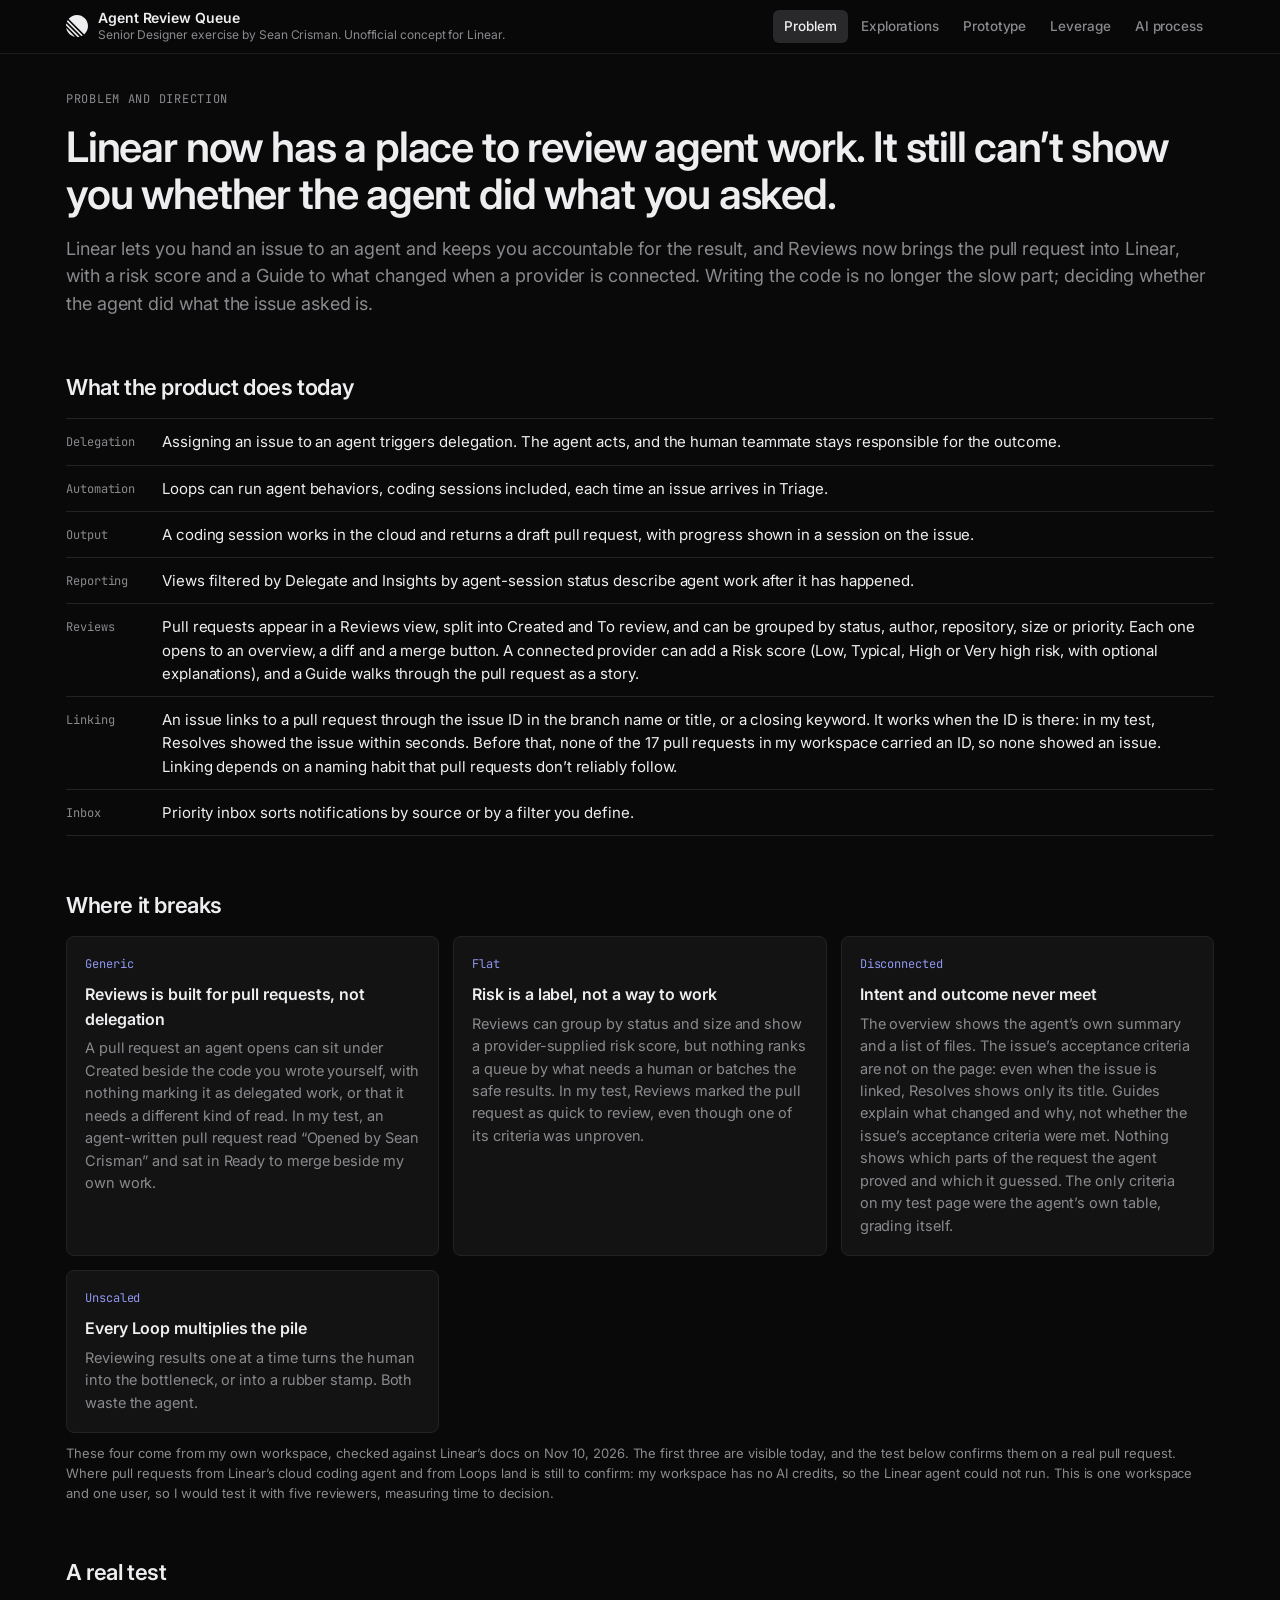
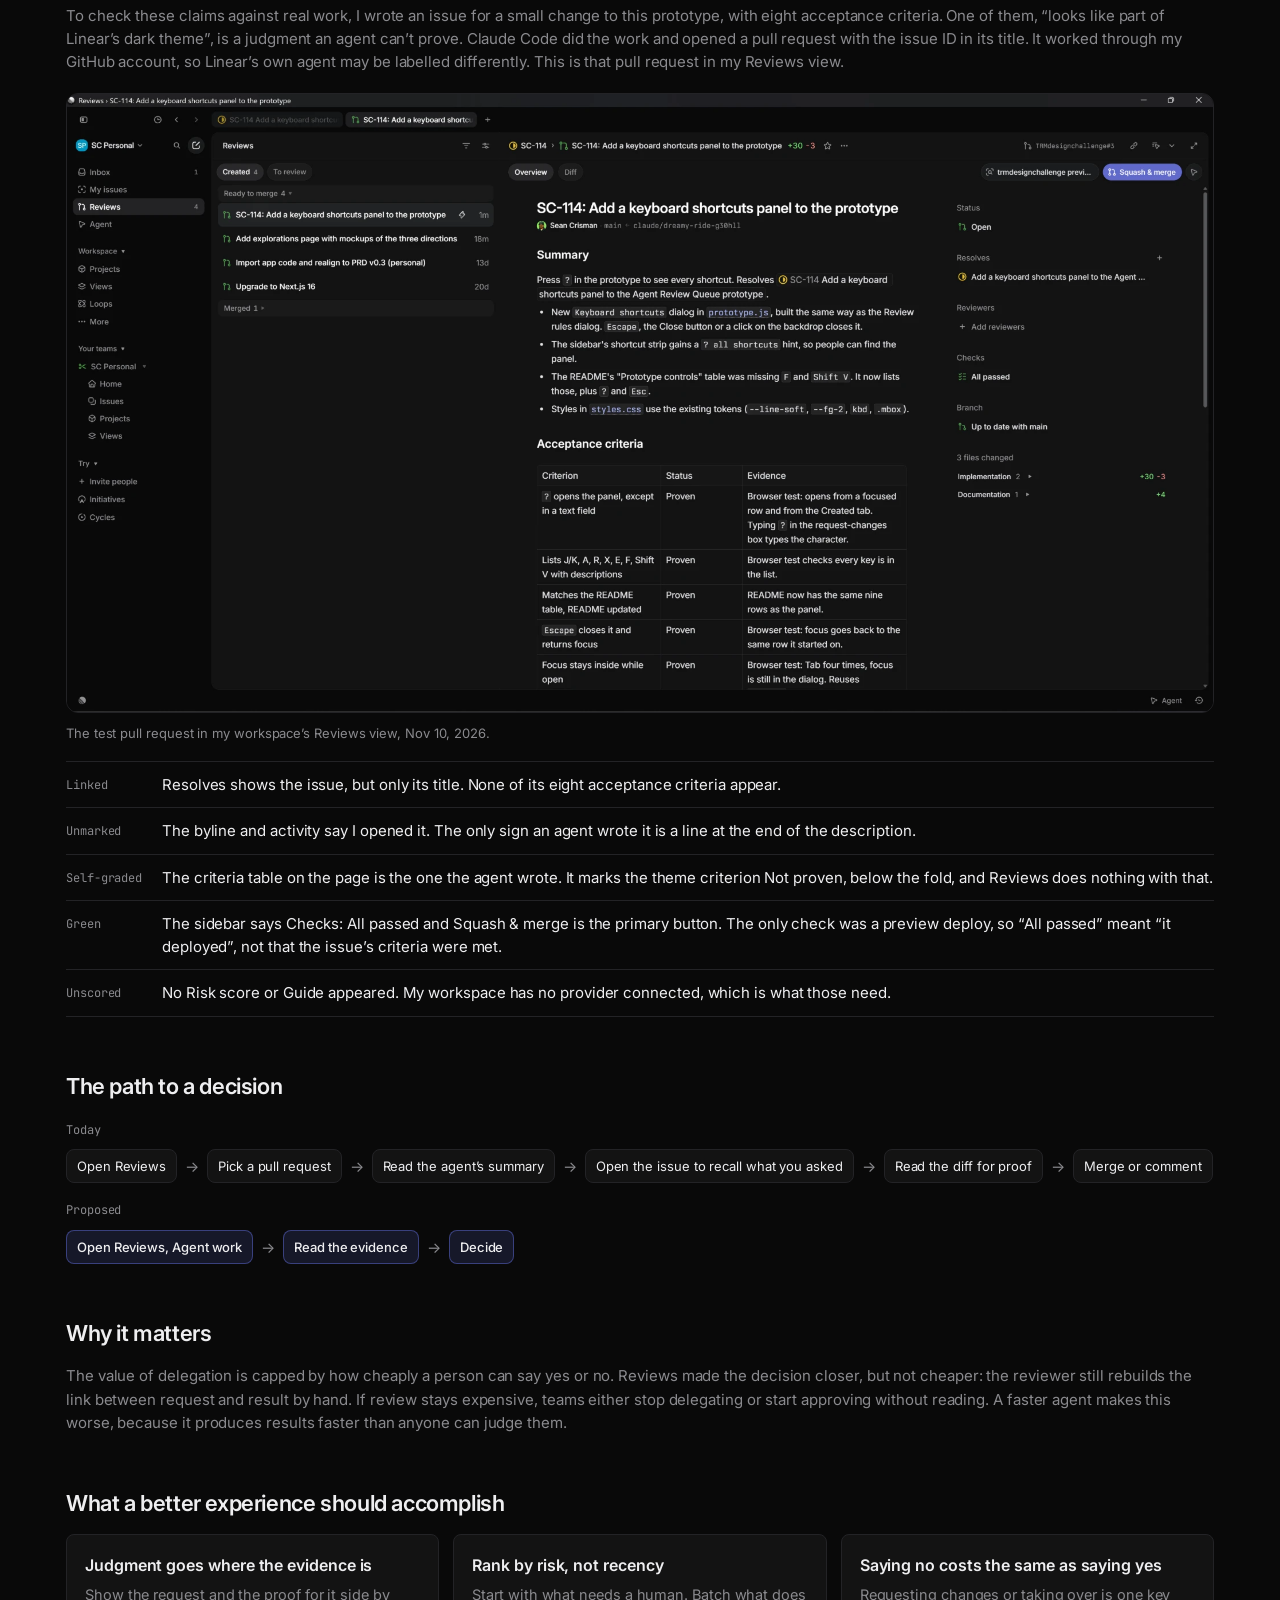
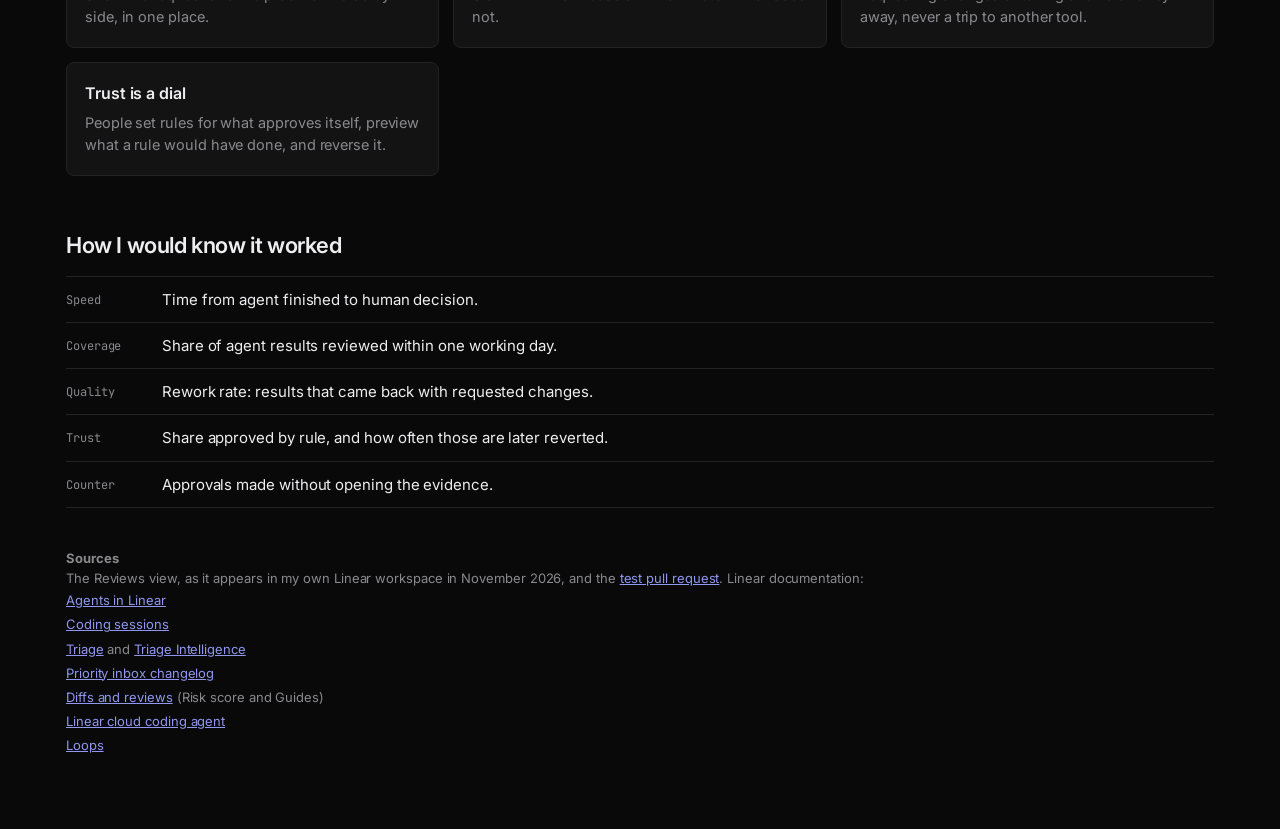
<file: index.html>
<!doctype html>
<html lang="en">
<head>
<meta charset="utf-8">
<meta name="viewport" content="width=device-width,initial-scale=1,viewport-fit=cover">
<meta name="description" content="Agent Review Queue: a design exercise and working prototype for reviewing AI agent results by risk.">
<title>Agent Review Queue</title>
<link rel="preconnect" href="https://fonts.googleapis.com">
<link rel="preconnect" href="https://fonts.gstatic.com" crossorigin>
<link rel="stylesheet" href="https://fonts.googleapis.com/css2?family=Inter:wght@400;500;600;700&family=JetBrains+Mono:wght@400;500&display=swap">
<link rel="stylesheet" href="styles.css">
</head>
<body>
<svg width="0" height="0" style="position:absolute" aria-hidden="true">
  <symbol id="i-linear" viewBox="0 0 100 100"><path fill="currentColor" d="M1.22541 61.5228c-.2225-.9485.90748-1.5459 1.59638-.857L39.3342 97.1782c.6889.6889.0915 1.8189-.857 1.5964C20.0515 94.4522 5.54779 79.9485 1.22541 61.5228ZM.00189135 46.8891c-.01764375.2833.08887215.5599.28957165.7606L52.3503 99.7085c.2007.2007.4773.3075.7606.2896 2.3692-.1476 4.6938-.46 6.9624-.9259.7645-.157 1.0301-1.0963.4782-1.6481L2.57595 39.4485c-.55186-.5519-1.49117-.2863-1.648174.4782-.465915 2.2686-.77832 4.5932-.92588465 6.9624ZM4.21093 29.7054c-.16649.3738-.08169.8106.20765 1.1l64.77602 64.776c.2894.2894.7262.3742 1.1.2077 1.7861-.7956 3.5171-1.6927 5.1855-2.684.5521-.328.6373-1.0867.1832-1.5407L8.43566 24.3367c-.45409-.4541-1.21271-.3689-1.54074.1832-.99132 1.6684-1.88843 3.3994-2.68399 5.1855ZM12.6587 18.074c-.3701-.3701-.393-.9637-.0443-1.3541C21.7795 6.45931 35.1114 0 49.9519 0 77.5927 0 100 22.4073 100 50.0481c0 14.8405-6.4593 28.1724-16.7199 37.3375-.3903.3487-.984.3258-1.3542-.0443L12.6587 18.074Z"/></symbol>
</svg>


<header class="top">
  <div class="wrap topin">
    <div class="brand"><svg class="logo" aria-hidden="true"><use href="#i-linear"/></svg><div><b>Agent Review Queue</b><small>Senior Designer exercise by Sean Crisman. Unofficial concept for Linear.</small></div></div>
    <nav class="tabs" id="tabs" aria-label="Sections">
      <a href="#problem">Problem</a><a href="#explore">Explorations</a><a href="#prototype">Prototype</a><a href="#leverage">Leverage</a><a href="#ai">AI process</a>
    </nav>
  </div>
</header>

<main>
<!-- PROBLEM -->
<section class="view" id="v-problem"><div class="wrap">
  <p class="eyebrow">Problem and direction</p>
  <h1 class="wide">Linear now has a place to review agent work. It still can’t show you whether the agent did what you asked.</h1>
  <p class="lede">Linear lets you hand an issue to an agent and keeps you accountable for the result, and Reviews now brings the pull request into Linear, with a risk score and a Guide to what changed when a provider is connected. Writing the code is no longer the slow part; deciding whether the agent did what the issue asked is.</p>

  <div class="sec">
    <h2>What the product does today</h2>
    <ul class="facts">
      <li><span>Delegation</span>Assigning an issue to an agent triggers delegation. The agent acts, and the human teammate stays responsible for the outcome.</li>
      <li><span>Automation</span>Loops can run agent behaviors, coding sessions included, each time an issue arrives in Triage.</li>
      <li><span>Output</span>A coding session works in the cloud and returns a draft pull request, with progress shown in a session on the issue.</li>
      <li><span>Reporting</span>Views filtered by Delegate and Insights by agent-session status describe agent work after it has happened.</li>
      <li><span>Reviews</span>Pull requests appear in a Reviews view, split into Created and To review, and can be grouped by status, author, repository, size or priority. Each one opens to an overview, a diff and a merge button. A connected provider can add a Risk score (Low, Typical, High or Very high risk, with optional explanations), and a Guide walks through the pull request as a story.</li>
      <li><span>Linking</span>An issue links to a pull request through the issue ID in the branch name or title, or a closing keyword. It works when the ID is there: in my test, Resolves showed the issue within seconds. Before that, none of the 17 pull requests in my workspace carried an ID, so none showed an issue. Linking depends on a naming habit that pull requests don’t reliably follow.</li>
      <li><span>Inbox</span>Priority inbox sorts notifications by source or by a filter you define.</li>
    </ul>
  </div>

  <div class="sec">
    <h2>Where it breaks</h2>
    <div class="grid2">
      <div class="card"><span class="n">Generic</span><h3>Reviews is built for pull requests, not delegation</h3><p>A pull request an agent opens can sit under Created beside the code you wrote yourself, with nothing marking it as delegated work, or that it needs a different kind of read. In my test, an agent-written pull request read “Opened by Sean Crisman” and sat in Ready to merge beside my own work.</p></div>
      <div class="card"><span class="n">Flat</span><h3>Risk is a label, not a way to work</h3><p>Reviews can group by status and size and show a provider-supplied risk score, but nothing ranks a queue by what needs a human or batches the safe results. In my test, Reviews marked the pull request as quick to review, even though one of its criteria was unproven.</p></div>
      <div class="card"><span class="n">Disconnected</span><h3>Intent and outcome never meet</h3><p>The overview shows the agent’s own summary and a list of files. The issue’s acceptance criteria are not on the page: even when the issue is linked, Resolves shows only its title. Guides explain what changed and why, not whether the issue’s acceptance criteria were met. Nothing shows which parts of the request the agent proved and which it guessed. The only criteria on my test page were the agent’s own table, grading itself.</p></div>
      <div class="card"><span class="n">Unscaled</span><h3>Every Loop multiplies the pile</h3><p>Reviewing results one at a time turns the human into the bottleneck, or into a rubber stamp. Both waste the agent.</p></div>
    </div>
    <p class="note">These four come from my own workspace, checked against Linear’s docs on Nov 10, 2026. The first three are visible today, and the test below confirms them on a real pull request. Where pull requests from Linear’s cloud coding agent and from Loops land is still to confirm: my workspace has no AI credits, so the Linear agent could not run. This is one workspace and one user, so I would test it with five reviewers, measuring time to decision.</p>
  </div>

  <div class="sec">
    <h2>A real test</h2>
    <p>To check these claims against real work, I wrote an issue for a small change to this prototype, with eight acceptance criteria. One of them, “looks like part of Linear’s dark theme”, is a judgment an agent can’t prove. Claude Code did the work and opened a pull request with the issue ID in its title. It worked through my GitHub account, so Linear’s own agent may be labelled differently. This is that pull request in my Reviews view.</p>
    <figure class="evid"><img src="assets/reviews-test-sc-114.webp" width="2000" height="1078" loading="lazy" alt="Linear Reviews showing the test pull request. The sidebar says Checks: All passed and Resolves SC-114, the byline says Sean Crisman, and Squash and merge is the primary button."><figcaption class="note">The test pull request in my workspace’s Reviews view, Nov 10, 2026.</figcaption></figure>
    <ul class="facts">
      <li><span>Linked</span>Resolves shows the issue, but only its title. None of its eight acceptance criteria appear.</li>
      <li><span>Unmarked</span>The byline and activity say I opened it. The only sign an agent wrote it is a line at the end of the description.</li>
      <li><span>Self-graded</span>The criteria table on the page is the one the agent wrote. It marks the theme criterion Not proven, below the fold, and Reviews does nothing with that.</li>
      <li><span>Green</span>The sidebar says Checks: All passed and Squash &amp; merge is the primary button. The only check was a preview deploy, so “All passed” meant “it deployed”, not that the issue’s criteria were met.</li>
      <li><span>Unscored</span>No Risk score or Guide appeared. My workspace has no provider connected, which is what those need.</li>
    </ul>
  </div>

  <div class="sec">
    <h2>The path to a decision</h2>
    <p class="plabel">Today</p>
    <div class="path"><span class="st">Open Reviews</span><span class="ar">→</span><span class="st">Pick a pull request</span><span class="ar">→</span><span class="st">Read the agent’s summary</span><span class="ar">→</span><span class="st">Open the issue to recall what you asked</span><span class="ar">→</span><span class="st">Read the diff for proof</span><span class="ar">→</span><span class="st">Merge or comment</span></div>
    <p class="plabel">Proposed</p>
    <div class="path good"><span class="st">Open Reviews, Agent work</span><span class="ar">→</span><span class="st">Read the evidence</span><span class="ar">→</span><span class="st">Decide</span></div>
  </div>

  <div class="sec">
    <h2>Why it matters</h2>
    <p>The value of delegation is capped by how cheaply a person can say yes or no. Reviews made the decision closer, but not cheaper: the reviewer still rebuilds the link between request and result by hand. If review stays expensive, teams either stop delegating or start approving without reading. A faster agent makes this worse, because it produces results faster than anyone can judge them.</p>
  </div>

  <div class="sec">
    <h2>What a better experience should accomplish</h2>
    <div class="grid2">
      <div class="card"><h3>Judgment goes where the evidence is</h3><p>Show the request and the proof for it side by side, in one place.</p></div>
      <div class="card"><h3>Rank by risk, not recency</h3><p>Start with what needs a human. Batch what does not.</p></div>
      <div class="card"><h3>Saying no costs the same as saying yes</h3><p>Requesting changes or taking over is one key away, never a trip to another tool.</p></div>
      <div class="card"><h3>Trust is a dial</h3><p>People set rules for what approves itself, preview what a rule would have done, and reverse it.</p></div>
    </div>
  </div>

  <div class="sec">
    <h2>How I would know it worked</h2>
    <ul class="facts">
      <li><span>Speed</span>Time from agent finished to human decision.</li>
      <li><span>Coverage</span>Share of agent results reviewed within one working day.</li>
      <li><span>Quality</span>Rework rate: results that came back with requested changes.</li>
      <li><span>Trust</span>Share approved by rule, and how often those are later reverted.</li>
      <li><span>Counter</span>Approvals made without opening the evidence.</li>
    </ul>
  </div>

  <div class="src">
    <p><b>Sources</b></p><p>The Reviews view, as it appears in my own Linear workspace in November 2026, and the <a href="https://github.com/crismancodes/TRMdesignchallenge/pull/3" target="_blank" rel="noopener">test pull request</a>. Linear documentation:</p>
    <ul>
      <li><a href="https://linear.app/docs/agents-in-linear.md" target="_blank" rel="noopener">Agents in Linear</a></li>
      <li><a href="https://linear.app/docs/coding-sessions" target="_blank" rel="noopener">Coding sessions</a></li>
      <li><a href="https://linear.app/docs/triage" target="_blank" rel="noopener">Triage</a> and <a href="https://linear.app/docs/triage-intelligence" target="_blank" rel="noopener">Triage Intelligence</a></li>
      <li><a href="https://linear.app/changelog/2026-09-03-priority-inbox" target="_blank" rel="noopener">Priority inbox changelog</a></li>
      <li><a href="https://linear.app/docs/diffs" target="_blank" rel="noopener">Diffs and reviews</a> (Risk score and Guides)</li>
      <li><a href="https://linear.app/docs/linear-cloud-coding-agent" target="_blank" rel="noopener">Linear cloud coding agent</a></li>
      <li><a href="https://linear.app/docs/loops" target="_blank" rel="noopener">Loops</a></li>
    </ul>
  </div>
</div></section>

<!-- EXPLORATIONS -->
<section class="view" id="v-explore" hidden><div class="wrap">
  <p class="eyebrow">Explore and choose a direction</p>
  <h1>Three ways to make review cheap. One of them survives volume.</h1>
  <p class="lede">I sketched each direction against the same set of sample results, then scored them against what the problem demands. All three build on what Linear already ships. The winner borrows the best part of the other two.</p>

  <div class="launch" style="margin-top:28px">
    <a class="btn pri lg" href="explorations.html" target="_blank" rel="noopener">View explorations <span aria-hidden="true">↗</span></a>
  </div>

  <div class="sec grid3" style="margin-top:20px">
    <div class="card">
      <div class="wf" aria-hidden="true">
        <div class="row"><i class="dotw"></i><span class="bar"></span><span class="btnw"></span></div>
        <div class="row"><i class="dotw"></i><span class="bar"></span><span class="btnw"></span></div>
        <div class="row"><i class="dotw"></i><span class="bar"></span><span class="btnw"></span></div>
        <div class="row"><i class="dotw"></i><span class="bar"></span><span class="btnw"></span></div>
      </div>
      <h3>A. Smarter inbox</h3><p>Agent results become rich inbox rows with approve built in.</p>
      <span class="tag">Strengths</span><ul class="t"><li>No new surface to learn</li><li>Fastest to build</li></ul>
      <span class="tag">Weaknesses</span><ul class="t"><li>Chronological and mixed with mentions</li><li>No room for evidence</li><li>Batching is awkward</li></ul>
      <p style="margin-top:12px"><span class="chip">Folded in: inbox row links into Agent work</span></p>
    </div>
    <div class="card">
      <div class="wf" aria-hidden="true">
        <div class="tabsw"><i></i><i class="on"></i><i></i></div>
        <div class="bar a" style="flex:none;width:60%"></div>
        <div class="box"><div class="row"><i class="dotw"></i><span class="bar"></span></div><div class="row"><i class="dotw"></i><span class="bar"></span></div></div>
        <div class="row"><span class="bar s a"></span><span class="bar s"></span></div>
      </div>
      <h3>B. Evidence on the pull request</h3><p>Each pull request opened in Reviews gets an evidence section on its overview, above the agent’s summary.</p>
      <span class="tag">Strengths</span><ul class="t"><li>Lands on a page people already use</li><li>Natural home for the evidence</li></ul>
      <span class="tag">Weaknesses</span><ul class="t"><li>Still one at a time</li><li>You must already know which to open</li></ul>
      <p style="margin-top:12px"><span class="chip">Folded in: the evidence pane is this card</span></p>
    </div>
    <div class="card">
      <div class="wf two" aria-hidden="true">
        <div><span class="bar"></span><span class="bar a"></span><span class="bar"></span><span class="bar"></span></div>
        <div><span class="bar a" style="width:70%;flex:none"></span><div class="box"><span class="bar"></span><span class="bar"></span></div><div class="row"><span class="bar s a"></span><span class="bar s"></span></div></div>
      </div>
      <h3>C. Agent work in Reviews</h3><p>A third tab in Reviews, beside Created and To review, ranked by risk, with evidence beside the list and batch actions.</p>
      <span class="tag">Strengths</span><ul class="t"><li>Scales with Loops</li><li>Evidence and decision in one pane</li><li>Safe results batch, risky ones get attention</li></ul>
      <span class="tag">Weaknesses</span><ul class="t"><li>A second way to rank the same pull requests</li><li>Risk rating must earn trust</li></ul>
      <p style="margin-top:12px"><span class="chip win">Chosen</span></p>
    </div>
  </div>

  <div class="sec">
    <h2>Scoring against the problem</h2>
    <div class="scroll"><table class="tbl">
      <thead><tr><th>Criterion</th><th>A. Smarter inbox</th><th>B. Evidence on the pull request</th><th>C. Agent work in Reviews</th></tr></thead>
      <tbody>
        <tr><td>Speed to a decision</td><td class="dots" aria-label="3 of 4">●●●○</td><td class="dots" aria-label="2 of 4">●●○○</td><td class="dots c" aria-label="4 of 4">●●●●</td></tr>
        <tr><td>Holds up when Loops multiply results</td><td class="dots" aria-label="1 of 4">●○○○</td><td class="dots" aria-label="1 of 4">●○○○</td><td class="dots c" aria-label="4 of 4">●●●●</td></tr>
        <tr><td>Room for evidence</td><td class="dots" aria-label="1 of 4">●○○○</td><td class="dots" aria-label="4 of 4">●●●●</td><td class="dots c" aria-label="4 of 4">●●●●</td></tr>
        <tr><td>Familiar to existing users</td><td class="dots" aria-label="4 of 4">●●●●</td><td class="dots" aria-label="4 of 4">●●●●</td><td class="dots c" aria-label="3 of 4">●●●○</td></tr>
        <tr><td>Cheap to build</td><td class="dots" aria-label="4 of 4">●●●●</td><td class="dots" aria-label="3 of 4">●●●○</td><td class="dots c" aria-label="2 of 4">●●○○</td></tr>
      </tbody></table></div>
    <p class="note">My own judgment, meant to start a conversation. Because C extends Reviews instead of adding a surface, it costs little familiarity. It loses on build cost, and wins on the two criteria the problem is about.</p>
  </div>

  <div class="sec">
    <h2>What I cut</h2>
    <div class="grid2">
      <div class="card"><h3>Auto-merge whatever passes CI</h3><p>It removes the human from work the human is still accountable for. Passing tests prove the code runs. They do not prove it does what the issue asked.</p></div>
      <div class="card"><h3>A chat summary in place of evidence</h3><p>Prose is something a person has to re-verify. A row that pairs a claim with its proof can be scanned in a second. The agent’s own description stays, below the evidence, so it reads as its account and not as proof.</p></div>
      <div class="card"><h3>A saved view on Created</h3><p>The cheapest alternative, and it works today: a filter can sort and group agent pull requests. But it cannot join the issue’s acceptance criteria to the proof, so every result is still read one at a time, and nothing batches the safe ones. It gives up the evidence, which is the point of the concept.</p></div>
    </div>
  </div>

  <div class="sec">
    <h2>Decision and risks</h2>
    <p>I chose C and kept the useful part of A and B. The inbox row links into Agent work, and a pull request opened anywhere in Reviews shows the same evidence card, so there is one component and three places it appears. Two risks remain: a second ranking of the same pull requests can confuse people about where to look, and a risk rating that people cannot explain will not be trusted. The prototype answers the second by showing the reasons behind every rating and a preview of what any rule would do.</p>
  </div>
</div></section>

<!-- PROTOTYPE -->
<section class="view" id="v-prototype" hidden><div class="wrap">
  <p class="eyebrow">Build the experience</p>
  <h1 class="wide">Fourteen agent results. Clear the queue.</h1>
  <p class="lede">The Agent work tab in Reviews, as a working prototype with sample data. Risk, grouping, batching and rules are computed from the data, so the behavior is real. Created and To review show Reviews as it works today, plus two additions from this concept: a Delegated chip and a link from agent pull requests into Agent work.</p>
  <div class="launch">
    <a class="btn pri lg" href="prototype.html" target="_blank" rel="noopener">Open the prototype <span aria-hidden="true">↗</span></a>
    <span class="note" style="margin:0">Opens full screen in a new tab. Best on a laptop or larger screen.</span>
  </div>
  <a class="shot" href="prototype.html" target="_blank" rel="noopener" aria-label="Open the prototype in a new tab"><img src="assets/prototype-preview.webp" width="1440" height="900" alt="The Agent work tab in Reviews: a sidebar, a risk-ranked list of agent results, and the evidence for the selected result." loading="lazy"></a>
  <div class="tips" style="margin-top:18px">
    <span><kbd>J</kbd> <kbd>K</kbd> move</span><span><kbd>A</kbd> approve</span><span><kbd>R</kbd> request changes</span><span><kbd>X</kbd> select</span><span><kbd>E</kbd> take over</span><span><kbd>F</kbd> filter</span><span><kbd>Shift</kbd> <kbd>V</kbd> display options</span>
  </div>
  <div class="sec grid3" style="margin-top:28px">
    <div class="card"><h3>Reasons beside every rating</h3><p>Open Why this rating on any result. A score without reasons is a verdict. With reasons it is a starting point you can disagree with.</p></div>
    <div class="card"><h3>Criteria come from the issue</h3><p>The checklist is the issue's own acceptance criteria, each with the agent's proof. A gap is highlighted instead of buried in a diff.</p></div>
    <div class="card"><h3>Overrides change the primary action</h3><p>Override an assumption and Approve becomes Send overrides. The interface never lets you approve work you just disagreed with.</p></div>
  </div>
</div></section>

<!-- LEVERAGE -->
<section class="view" id="v-leverage" hidden><div class="wrap">
  <p class="eyebrow">Create leverage</p>
  <h1 class="wide">Agent work is one use of five parts the whole product can reuse.</h1>
  <p class="lede">Every agent feature in Linear asks the same question: can a person tell what happened and decide quickly? These parts answer it once.</p>

  <div class="sec">
    <h2>For the product: components</h2>
    <div class="grid3">
      <div class="card"><h3>Evidence row</h3><p>One claim, its proof, its status. Used by Agent work, any pull request in Reviews, and Triage Intelligence suggestions.</p>
        <ul class="crit mini" style="margin-top:12px"><li><span class="ic g">✓</span><div><div class="q">Covered by a new test</div><div class="e">digest.spec.ts line 42</div></div></li><li class="gap"><span class="ic n">!</span><div><div class="q">Works with no timezone set</div><div class="e">No evidence found</div></div></li></ul></div>
      <div class="card"><h3>Risk pill with reasons</h3><p>Reads the risk score Reviews already gets from a connected provider, adds whether every acceptance criterion has evidence, and is never shown without the why.</p>
        <div class="mini"><span class="pill low" style="width:max-content">Low risk</span><span class="pill typ" style="width:max-content">Typical risk</span><span class="pill high" style="width:max-content">High risk</span><span class="pill vhigh" style="width:max-content">Very high risk</span></div></div>
      <div class="card"><h3>Assumption chip</h3><p>Anything the agent decided on its own, with keep and override. Turns hidden choices into visible ones.</p>
        <ul class="assume mini" style="margin-top:12px"><li><span>Used the saved timezone</span><span class="bt"><button aria-pressed="true">Keep</button><button aria-pressed="false">Override</button></span></li></ul></div>
      <div class="card"><h3>Agent attribution</h3><p>Who did it, who delegated it, which Loop started it. The same line everywhere an agent appears.</p>
        <p class="mini" style="color:var(--fg);display:flex;flex-wrap:wrap;align-items:center;gap:4px 6px"><span class="who"><span class="av la">L</span>Linear Agent</span> <span style="color:var(--muted)">· from Loop: Triage bugs · 14m</span></p></div>
      <div class="card"><h3>Decision bar</h3><p>One primary action, one way to steer, one way out. Learn it once, use it in every review.</p>
        <div class="mini" style="display:flex;gap:8px;flex-wrap:wrap"><span class="btn pri sm">Approve</span><span class="btn sm">Request changes</span><span class="btn sm">Take over</span></div></div>
    </div>
    <p class="note">Each part appears in three places: the Agent work tab, the pull request overview and the inbox row. A change to one improves all three.</p>
  </div>

  <div class="sec">
    <h2>How the rating is computed</h2>
    <p>Agent work reads the risk score Reviews already gets from a connected provider and adds one signal of its own: whether every acceptance criterion has evidence. The prototype stands in for both with the signals below.</p>
    <div class="grid2" style="margin-top:14px">
      <div class="scroll"><table class="tbl" style="min-width:0">
        <thead><tr><th>Signal</th><th>Points</th></tr></thead>
        <tbody>
          <tr><td>CI is failing</td><td>3</td></tr>
          <tr><td>Touches a sensitive path</td><td>2</td></tr>
          <tr><td>Includes a major version bump</td><td>1</td></tr>
          <tr><td>Any acceptance criterion without evidence</td><td>1</td></tr>
        </tbody></table></div>
      <div class="scroll"><table class="tbl" style="min-width:0">
        <thead><tr><th>Total</th><th>Rating</th></tr></thead>
        <tbody>
          <tr><td>0</td><td><span class="pill low">Low risk</span></td></tr>
          <tr><td>1 to 2</td><td><span class="pill typ">Typical risk</span></td></tr>
          <tr><td>3 to 4</td><td><span class="pill high">High risk</span></td></tr>
          <tr><td>5 or more</td><td><span class="pill vhigh">Very high risk</span></td></tr>
        </tbody></table></div>
    </div>
    <p class="note">The weights are illustrative. They would be tuned on revert and rework data.</p>
  </div>

  <div class="sec">
    <h2>For the team: principles for agent experiences</h2>
    <div class="two-col">
      <div class="card"><ul>
        <li><b>Delegate, never abdicate.</b> Accountability stays human, so the interface keeps the human informed.</li>
        <li><b>Show work, not chat.</b> Evidence a person can scan beats prose they must re-check.</li>
        <li><b>Rank by risk, not recency.</b> Attention is the scarce resource.</li>
      </ul></div>
      <div class="card"><ul>
        <li><b>Saying no costs the same as saying yes.</b> Disagreement is a normal path, not an escape hatch.</li>
        <li><b>Trust is a dial.</b> Automation is opt-in, previewed and reversible.</li>
        <li><b>Explain every score.</b> A rating without reasons will be ignored.</li>
      </ul></div>
    </div>
    <p class="note">These double as a review checklist for any new agent feature. Triage Intelligence and Loops are the first two to run it against.</p>
  </div>

  <div class="sec">
    <h2>For the way design gets done</h2>
    <div class="two-col">
      <div class="card"><h3>Prototype as data</h3><p>The prototype runs from one small data spec at the top of prototype.js. Designers and engineers edit the sample results and the queue, the risk ratings and the rules all recompute. A design review can change the argument by changing the data.</p></div>
      <div class="card"><h3>Built in hours, not sprints</h3><p>Because the prototype is code, the conversation with engineering starts on behavior: which signals feed the rating, what a rule can see. That is where the real cost is hiding.</p></div>
    </div>
  </div>

  <div class="sec">
    <h2>Rollout and open questions</h2>
    <div class="grid3">
      <div class="card phase"><b>Phase 1. Evidence on the pull request</b><span>Add criteria, assumptions and checks to the existing Reviews overview, built from session data. No new actions.</span></div>
      <div class="card phase"><b>Phase 2. Agent work tab</b><span>Risk ranking, keyboard flow, batch approve for low-risk results.</span></div>
      <div class="card phase"><b>Phase 3. Rules</b><span>Opt-in auto-approve with preview and revert. Measure reverted approvals before widening.</span></div>
    </div>
    <ul class="facts" style="margin-top:18px">
      <li><span>Open</span>Which signals can Linear see reliably for a rating: paths touched, CI, dependency changes, criteria coverage?</li>
      <li><span>Open</span>How do we prevent a falsely safe rating from becoming a habit of not reading?</li>
      <li><span>Open</span>Who owns the review when the person who delegated is out?</li>
      <li><span>Open</span>Should agent pull requests still appear under Created, or move to Agent work only?</li>
      <li><span>Open</span>Where do pull requests from Linear’s cloud coding agent and from Loops land in Reviews?</li>
    </ul>
  </div>
</div></section>

<!-- AI PROCESS -->
<section class="view" id="v-ai" hidden><div class="wrap">
  <p class="eyebrow">AI process</p>
  <h1 class="wide">AI did the volume. I made the calls.</h1>
  <p class="lede">I used Claude for research, drafting, building and testing. The framing, the cuts and the places where a human has to stay in the loop are my judgment.</p>
  <div class="sec two-col">
    <div class="card"><h3>Where Claude worked</h3><ul>
      <li>Read Linear's current docs on agents, coding sessions, Triage Intelligence and Priority inbox, so the problem rests on what the product does today.</li>
      <li>Sampled colors, type and layout from screenshots of my workspace, so the prototype matches Linear's interface.</li>
      <li>Pressure-tested my problem statement and proposed breakpoints for me to check against my own use.</li>
      <li>Drafted the three directions and sketched each against the same set of sample results.</li>
      <li>Built the clickable prototype from a small data spec, including risk scoring, batching and rules.</li>
      <li>Turned the prototype into a deployed site on GitHub and Vercel, then split the case study from a full-screen prototype.</li>
      <li>Built the parts of Reviews the concept sits inside: Created and To review, filter and display menus, a details pane laid out like Linear’s pull request view, and sample data for 14 agent results and 8 pull requests.</li>
      <li>Ran a review pass against Linear’s docs, aligned the risk labels with Linear’s own scale, and tested every shortcut and focus path in a browser.</li>
      <li>Did the work for SC-114, a real issue, so the case study’s claims could be checked on a real pull request in Reviews. Linear’s own agent could not run without AI credits.</li>
    </ul></div>
    <div class="card"><h3>Where my judgment shaped it</h3><ul>
      <li>Choosing the product and the experience from my own daily use of agents.</li>
      <li>Deciding the problem is the cost of review, not the quality of the agent.</li>
      <li>Reframing once I saw Reviews in my own workspace: the gap is not a place to review, it is the evidence missing from that place.</li>
      <li>Cutting auto-merge and summaries in place of evidence, because accountability has to stay human.</li>
      <li>Keeping the agent’s own description, but below the evidence, so it reads as the agent’s account and not as proof.</li>
      <li>Writing SC-114 with one criterion an agent cannot prove, to see whether Reviews would surface the gap. It didn’t.</li>
      <li>Approving the theme myself. It is the one criterion only a person can sign off.</li>
      <li>Keeping the primary action manual, with rules opt-in, previewed and reversible.</li>
      <li>Sequencing the rollout so evidence ships before automation.</li>
    </ul></div>
  </div>
  <div class="sec">
    <h2>Where I checked Claude’s work</h2>
    <ul class="facts">
      <li><span>Corrected</span>An early claim about how issues link to pull requests came from reading a screenshot. It was replaced with what Linear’s docs say, and the test then confirmed it.</li>
      <li><span>Hedged</span>“Lands” became “can land” wherever a claim about where pull requests appear wasn’t verified.</li>
      <li><span>Cut</span>A guess about why Reviews marked the test as quick to review was removed, because the screenshot didn’t support it.</li>
      <li><span>Caught</span>Visual checks at phone width found that the prototype’s columns don’t stack on small screens. That bug is still open.</li>
    </ul>
  </div>
</div></section>
</main>

<script>
/* ---------- routing ---------- */
const VIEWS=['problem','explore','prototype','leverage','ai'];
function route(){
  let h=location.hash.slice(1); if(!VIEWS.includes(h)) h='problem';
  VIEWS.forEach(v=>{document.getElementById('v-'+v).hidden=(v!==h)});
  document.querySelectorAll('#tabs a').forEach(a=>a.setAttribute('aria-current',a.getAttribute('href')==='#'+h?'page':'false'));
  window.scrollTo(0,0);
}
window.addEventListener('hashchange',route); route();
</script>
</body>
</html>
</file>
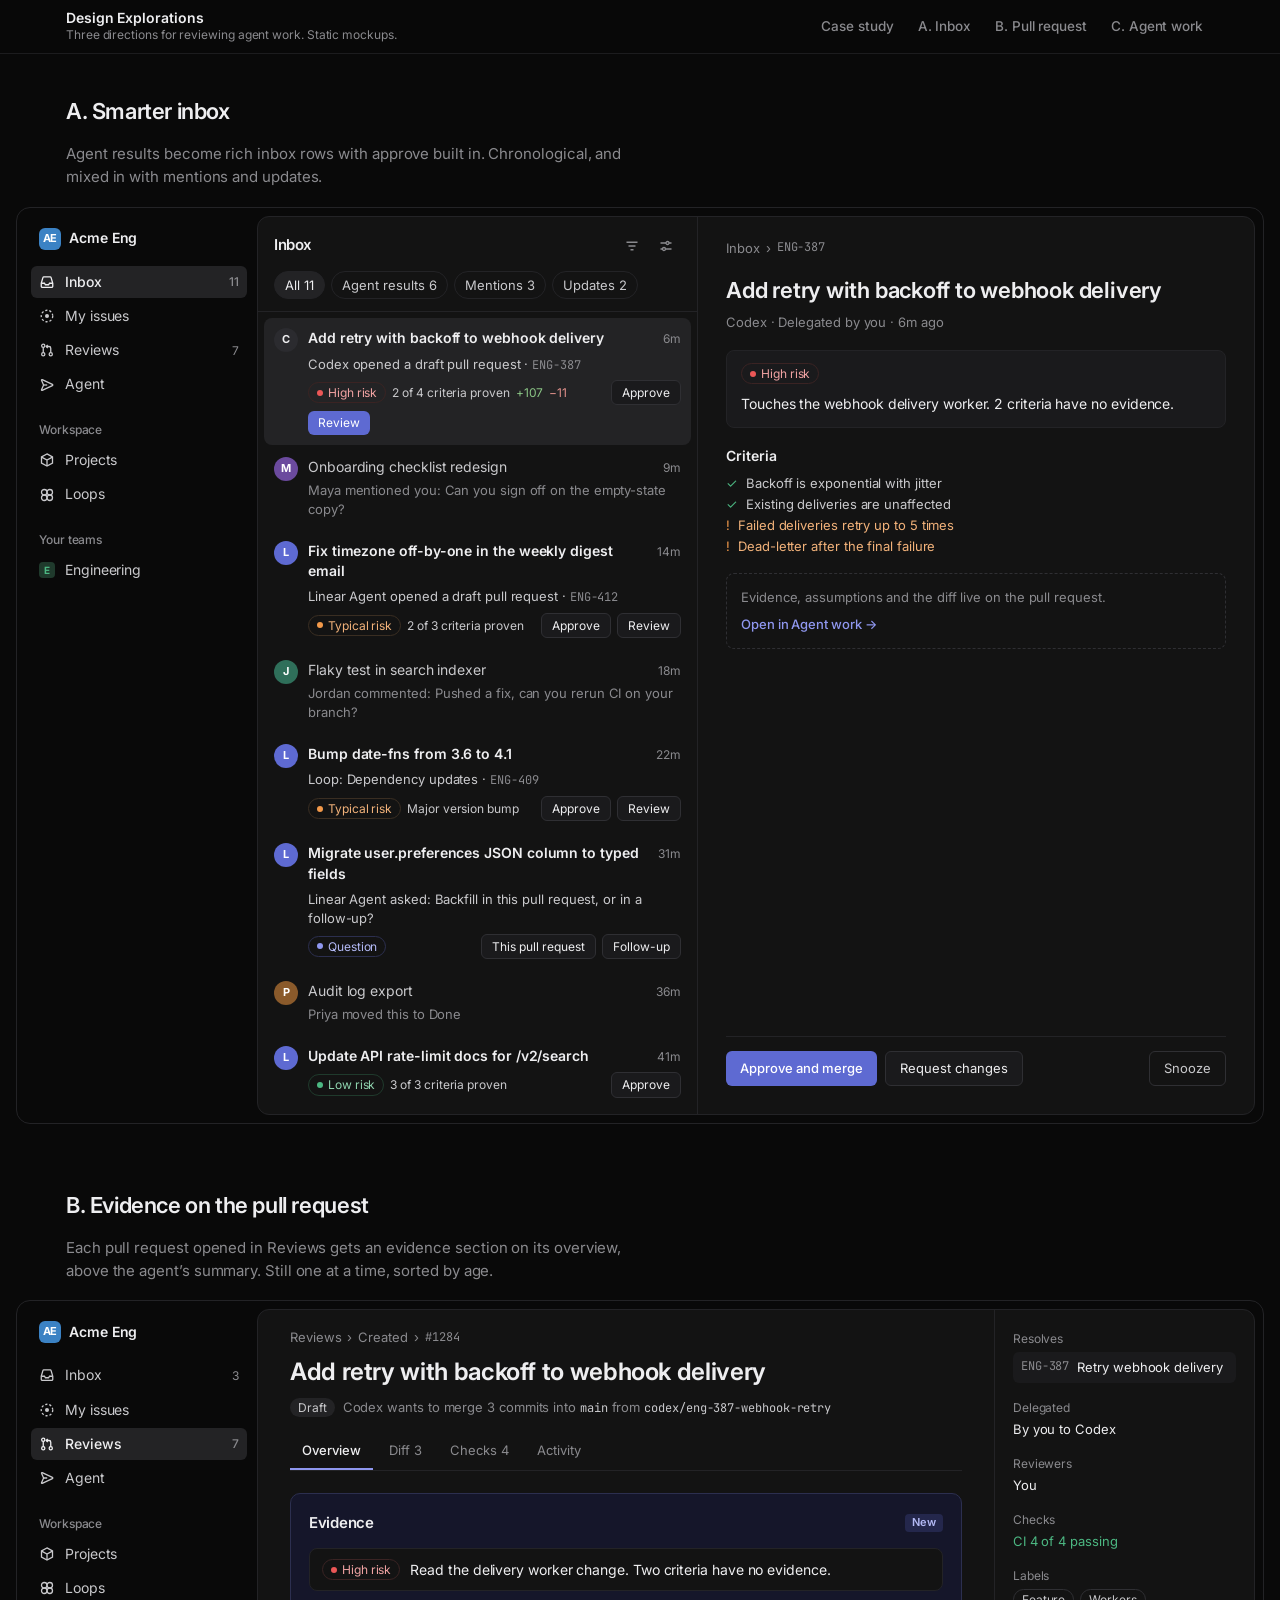
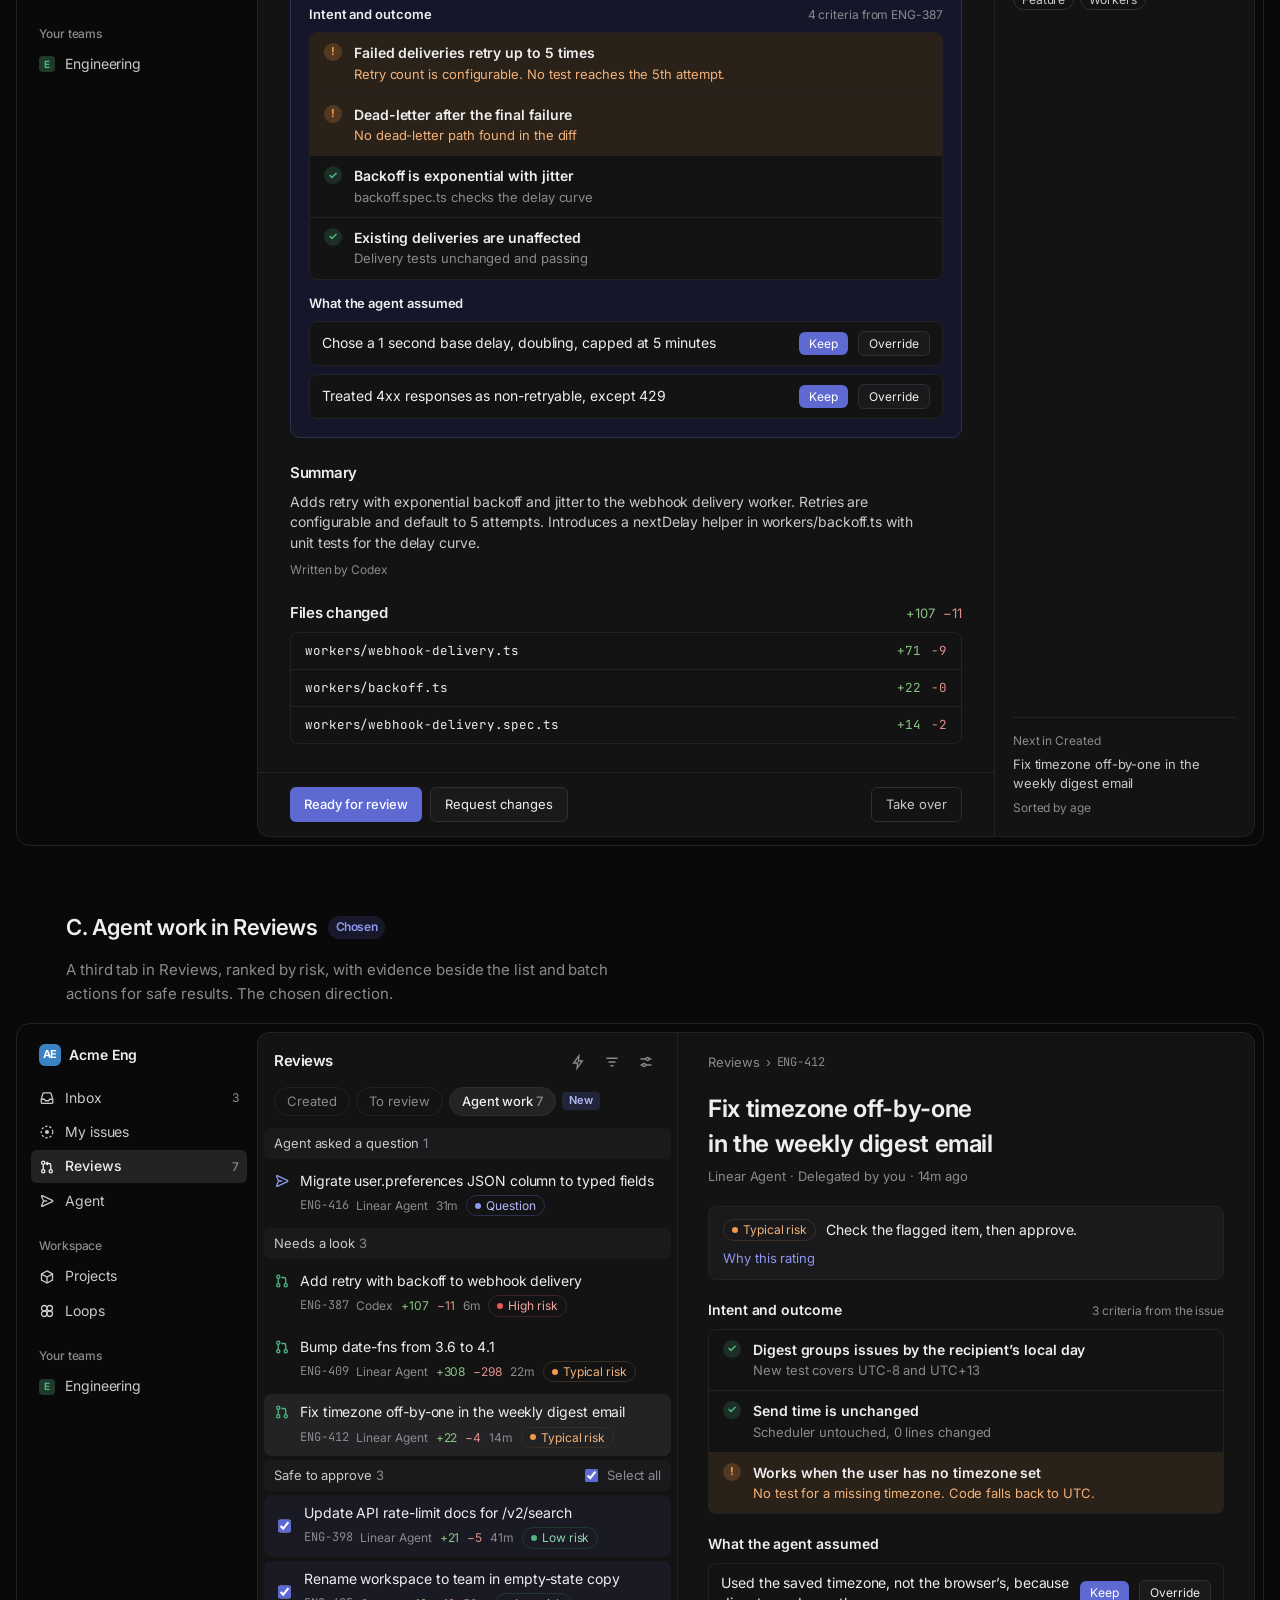
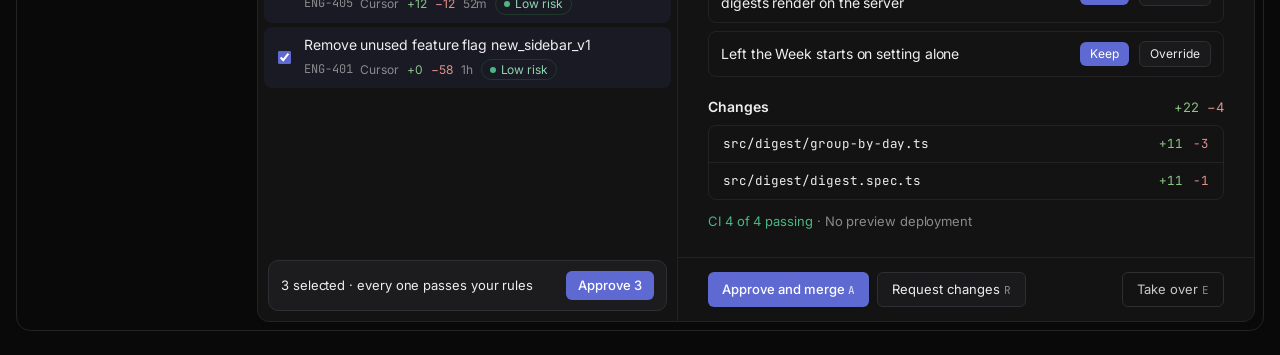
<file: explorations.html>
<!doctype html>
<html lang="en">
<head>
<meta charset="utf-8">
<meta name="viewport" content="width=device-width,initial-scale=1,viewport-fit=cover">
<meta name="description" content="Three design explorations for reviewing agent work in Linear: a smarter inbox, evidence on the pull request, and Agent work in Reviews.">
<title>Design Explorations</title>
<link rel="preconnect" href="https://fonts.googleapis.com">
<link rel="preconnect" href="https://fonts.gstatic.com" crossorigin>
<link rel="stylesheet" href="https://fonts.googleapis.com/css2?family=Inter:wght@400;500;600;700&family=JetBrains+Mono:wght@400;500&display=swap">
<link rel="stylesheet" href="styles.css">
<style>
.xp{padding-block:40px 24px;scroll-margin-top:64px}
.xp-head{margin-bottom:18px}
.xp-head h2{display:flex;align-items:center;gap:10px;flex-wrap:wrap}
.xp-head p{color:var(--muted);max-width:66ch}
.xp-frame{max-width:1440px;margin:0 auto;padding-inline:max(16px,env(safe-area-inset-left,0px));}
.xp-frame>div{border-radius:14px;border:1px solid var(--line);overflow:hidden}
.xp-frame a{pointer-events:none}
</style>
</head>
<body>
<header class="top">
  <div class="wrap topin">
    <div class="brand"><div><b>Design Explorations</b><small>Three directions for reviewing agent work. Static mockups.</small></div></div>
    <nav class="tabs" aria-label="Explorations">
      <a href="index.html#explore">Case study</a><a href="#a">A. Inbox</a><a href="#b">B. Pull request</a><a href="#c">C. Agent work</a>
    </nav>
  </div>
</header>
<main>

  <section class="xp" id="a" aria-labelledby="a-h">
    <div class="wrap xp-head"><h2 id="a-h">A. Smarter inbox</h2><p>Agent results become rich inbox rows with approve built in. Chronological, and mixed in with mentions and updates.</p></div>
    <div class="xp-frame" inert>
<div style="min-height: 900px; box-sizing: border-box; padding: 8px; display: flex; flex-wrap: wrap; background: #090909; color: #eeeef0; font-family: Inter, system-ui, sans-serif; font-size: 14px; line-height: 1.45">

  <nav aria-label="Workspace" style="flex: 0 1 232px; padding: 8px 10px 16px 6px; display: flex; flex-direction: column; gap: 2px; box-sizing: border-box">
    <div style="display: flex; align-items: center; gap: 8px; padding: 4px 8px 14px">
      <span style="width: 22px; height: 22px; border-radius: 6px; background: #3b82c4; color: #ffffff; font-size: 11px; font-weight: 700; display: grid; place-items: center">AE</span>
      <b style="font-weight: 600; flex-grow: 1">Acme Eng</b>
    </div>
    <a href="#" aria-current="page" style="display: flex; align-items: center; gap: 10px; padding: 6px 8px; border-radius: 6px; background: #232325; color: #eeeef0; text-decoration: none; font-weight: 500">
      <svg width="16" height="16" viewBox="0 0 16 16" fill="none" stroke="currentColor" stroke-width="1.3" aria-hidden="true"><path d="M2.25 9.25 3.9 3.6a1 1 0 0 1 .96-.72h6.28a1 1 0 0 1 .96.72l1.65 5.65v3a1.1 1.1 0 0 1-1.1 1.1H3.35a1.1 1.1 0 0 1-1.1-1.1z"></path><path d="M2.4 9.25h3.1l.9 1.5h3.2l.9-1.5h3.1"></path></svg>
      <span style="flex-grow: 1">Inbox</span><span style="color: #8a8a8e; font-size: 12px">11</span>
    </a>
    <a href="#" style="display: flex; align-items: center; gap: 10px; padding: 6px 8px; border-radius: 6px; color: #c9c9cc; text-decoration: none">
      <svg width="16" height="16" viewBox="0 0 16 16" fill="none" stroke="currentColor" stroke-width="1.3" aria-hidden="true"><circle cx="8" cy="8" r="5.75" stroke-dasharray="2.2 1.9"></circle><circle cx="8" cy="8" r="2" fill="currentColor" stroke="none"></circle></svg>
      <span>My issues</span>
    </a>
    <a href="#" style="display: flex; align-items: center; gap: 10px; padding: 6px 8px; border-radius: 6px; color: #c9c9cc; text-decoration: none">
      <svg width="16" height="16" viewBox="0 0 16 16" fill="none" stroke="currentColor" stroke-width="1.3" aria-hidden="true"><circle cx="4.25" cy="3.75" r="1.6"></circle><circle cx="4.25" cy="12.25" r="1.6"></circle><circle cx="11.75" cy="12.25" r="1.6"></circle><path d="M4.25 5.35v5.3M11.75 10.65V6.25a1.75 1.75 0 0 0-1.75-1.75H7.25"></path><path d="M8.75 3 7.25 4.5 8.75 6"></path></svg>
      <span style="flex-grow: 1">Reviews</span><span style="color: #8a8a8e; font-size: 12px">7</span>
    </a>
    <a href="#" style="display: flex; align-items: center; gap: 10px; padding: 6px 8px; border-radius: 6px; color: #c9c9cc; text-decoration: none">
      <svg width="16" height="16" viewBox="0 0 16 16" fill="none" stroke="currentColor" stroke-width="1.3" aria-hidden="true"><path d="M3.2 2.6 13.4 7.4a.66.66 0 0 1 0 1.2L3.2 13.4a.5.5 0 0 1-.68-.62L4.6 8 2.52 3.22a.5.5 0 0 1 .68-.62Z"></path><path d="M4.6 8h3.6"></path></svg>
      <span>Agent</span>
    </a>
    <p style="margin: 18px 0 4px; padding: 0 8px; color: #8a8a8e; font-size: 12px; font-weight: 500">Workspace</p>
    <a href="#" style="display: flex; align-items: center; gap: 10px; padding: 6px 8px; border-radius: 6px; color: #c9c9cc; text-decoration: none">
      <svg width="16" height="16" viewBox="0 0 16 16" fill="none" stroke="currentColor" stroke-width="1.3" aria-hidden="true"><path d="M8 1.9 13.5 5v6L8 14.1 2.5 11V5z"></path><path d="M2.6 5.1 8 8.1l5.4-3M8 8.1v5.9"></path></svg>
      <span>Projects</span>
    </a>
    <a href="#" style="display: flex; align-items: center; gap: 10px; padding: 6px 8px; border-radius: 6px; color: #c9c9cc; text-decoration: none">
      <svg width="16" height="16" viewBox="0 0 16 16" fill="none" stroke="currentColor" stroke-width="1.3" aria-hidden="true"><circle cx="5.25" cy="5.25" r="2.75"></circle><circle cx="10.75" cy="5.25" r="2.75"></circle><circle cx="5.25" cy="10.75" r="2.75"></circle><circle cx="10.75" cy="10.75" r="2.75"></circle></svg>
      <span>Loops</span>
    </a>
    <p style="margin: 18px 0 4px; padding: 0 8px; color: #8a8a8e; font-size: 12px; font-weight: 500">Your teams</p>
    <a href="#" style="display: flex; align-items: center; gap: 10px; padding: 6px 8px; border-radius: 6px; color: #c9c9cc; text-decoration: none">
      <span style="width: 16px; height: 16px; border-radius: 4px; background: #1f3a2c; color: #4cb782; font-size: 10px; font-weight: 700; display: grid; place-items: center">E</span>
      <span>Engineering</span>
    </a>
  </nav>

  <main style="flex: 999 1 560px; min-width: 0; min-height: 884px; display: flex; flex-wrap: wrap; background: #131313; border: 1px solid #232326; border-radius: 12px; overflow: hidden">

    <section aria-label="Inbox" style="flex: 1 1 440px; min-width: 0; border-right: 1px solid #232326; display: flex; flex-direction: column">
      <div style="display: flex; align-items: center; justify-content: space-between; gap: 12px; padding: 14px 16px 10px">
        <h1 style="margin: 0; font-size: 15px; font-weight: 600">Inbox</h1>
        <div style="display: flex; gap: 4px">
          <button type="button" aria-label="Filter" style="width: 30px; height: 30px; border-radius: 6px; border: 0; background: transparent; color: #8a8a8e; display: grid; place-items: center"><svg width="16" height="16" viewBox="0 0 16 16" fill="none" stroke="currentColor" stroke-width="1.3" aria-hidden="true"><path d="M2.5 4.25h11M4.5 8h7M6.5 11.75h3"></path></svg></button>
          <button type="button" aria-label="Display options" style="width: 30px; height: 30px; border-radius: 6px; border: 0; background: transparent; color: #8a8a8e; display: grid; place-items: center"><svg width="16" height="16" viewBox="0 0 16 16" fill="none" stroke="currentColor" stroke-width="1.3" aria-hidden="true"><path d="M2.5 5h5.5M11 5h2.5M2.5 11h2M7.5 11h6"></path><circle cx="9.5" cy="5" r="1.5"></circle><circle cx="6" cy="11" r="1.5"></circle></svg></button>
        </div>
      </div>
      <div style="display: flex; flex-wrap: wrap; gap: 6px; padding: 0 16px 12px; border-bottom: 1px solid #232326">
        <button type="button" style="padding: 4px 10px; border-radius: 999px; border: 1px solid #232326; background: #232325; color: #eeeef0; font-size: 13px">All 11</button>
        <button type="button" style="padding: 4px 10px; border-radius: 999px; border: 1px solid #232326; background: transparent; color: #c9c9cc; font-size: 13px">Agent results 6</button>
        <button type="button" style="padding: 4px 10px; border-radius: 999px; border: 1px solid #232326; background: transparent; color: #c9c9cc; font-size: 13px">Mentions 3</button>
        <button type="button" style="padding: 4px 10px; border-radius: 999px; border: 1px solid #232326; background: transparent; color: #c9c9cc; font-size: 13px">Updates 2</button>
      </div>

      <ul style="list-style: none; margin: 0; padding: 6px; display: flex; flex-direction: column; gap: 2px">
        <li style="display: flex; gap: 10px; padding: 10px; border-radius: 8px; background: #232325">
          <span style="flex: none; width: 24px; height: 24px; border-radius: 50%; background: #2b2b2f; color: #eeeef0; font-size: 11px; font-weight: 700; display: grid; place-items: center">C</span>
          <div style="flex-grow: 1; min-width: 0; display: flex; flex-direction: column; gap: 6px">
            <div style="display: flex; gap: 8px; align-items: baseline"><b style="flex-grow: 1; font-weight: 600">Add retry with backoff to webhook delivery</b><span style="color: #8a8a8e; font-size: 12px">6m</span></div>
            <p style="margin: 0; color: #c9c9cc; font-size: 13px">Codex opened a draft pull request · <span style="font-family: 'JetBrains Mono', monospace; font-size: 12px; color: #8a8a8e">ENG-387</span></p>
            <div style="display: flex; flex-wrap: wrap; align-items: center; gap: 6px">
              <span style="display: inline-flex; align-items: center; gap: 5px; padding: 1px 8px; border-radius: 999px; border: 1px solid #3a2323; color: #f1a3a3; font-size: 12px"><span style="width: 6px; height: 6px; border-radius: 50%; background: #eb5757"></span>High risk</span>
              <span style="font-size: 12px; color: #c9c9cc">2 of 4 criteria proven</span>
              <span style="font-size: 12px; color: #8ac485">+107</span><span style="font-size: 12px; color: #e0908b">−11</span>
              <span style="flex-grow: 1"></span>
              <button type="button" style="padding: 3px 10px; border-radius: 6px; border: 1px solid #2f2f33; background: #1a1a1c; color: #eeeef0; font-size: 12px">Approve</button>
              <button type="button" style="padding: 3px 10px; border-radius: 6px; border: 0; background: #5e6ad2; color: #ffffff; font-size: 12px">Review</button>
            </div>
          </div>
        </li>
        <li style="display: flex; gap: 10px; padding: 10px; border-radius: 8px">
          <span style="flex: none; width: 24px; height: 24px; border-radius: 50%; background: #6b4a9e; color: #ffffff; font-size: 11px; font-weight: 700; display: grid; place-items: center">M</span>
          <div style="flex-grow: 1; min-width: 0; display: flex; flex-direction: column; gap: 4px">
            <div style="display: flex; gap: 8px; align-items: baseline"><span style="flex-grow: 1; color: #c9c9cc">Onboarding checklist redesign</span><span style="color: #8a8a8e; font-size: 12px">9m</span></div>
            <p style="margin: 0; color: #8a8a8e; font-size: 13px">Maya mentioned you: Can you sign off on the empty-state copy?</p>
          </div>
        </li>
        <li style="display: flex; gap: 10px; padding: 10px; border-radius: 8px">
          <span style="flex: none; width: 24px; height: 24px; border-radius: 50%; background: #5e6ad2; color: #ffffff; font-size: 11px; font-weight: 700; display: grid; place-items: center">L</span>
          <div style="flex-grow: 1; min-width: 0; display: flex; flex-direction: column; gap: 6px">
            <div style="display: flex; gap: 8px; align-items: baseline"><b style="flex-grow: 1; font-weight: 600">Fix timezone off-by-one in the weekly digest email</b><span style="color: #8a8a8e; font-size: 12px">14m</span></div>
            <p style="margin: 0; color: #c9c9cc; font-size: 13px">Linear Agent opened a draft pull request · <span style="font-family: 'JetBrains Mono', monospace; font-size: 12px; color: #8a8a8e">ENG-412</span></p>
            <div style="display: flex; flex-wrap: wrap; align-items: center; gap: 6px">
              <span style="display: inline-flex; align-items: center; gap: 5px; padding: 1px 8px; border-radius: 999px; border: 1px solid #3a2e22; color: #f2b27a; font-size: 12px"><span style="width: 6px; height: 6px; border-radius: 50%; background: #f2994a"></span>Typical risk</span>
              <span style="font-size: 12px; color: #c9c9cc">2 of 3 criteria proven</span>
              <span style="flex-grow: 1"></span>
              <button type="button" style="padding: 3px 10px; border-radius: 6px; border: 1px solid #2f2f33; background: #1a1a1c; color: #eeeef0; font-size: 12px">Approve</button>
              <button type="button" style="padding: 3px 10px; border-radius: 6px; border: 1px solid #2f2f33; background: #1a1a1c; color: #eeeef0; font-size: 12px">Review</button>
            </div>
          </div>
        </li>
        <li style="display: flex; gap: 10px; padding: 10px; border-radius: 8px">
          <span style="flex: none; width: 24px; height: 24px; border-radius: 50%; background: #2f6f5a; color: #ffffff; font-size: 11px; font-weight: 700; display: grid; place-items: center">J</span>
          <div style="flex-grow: 1; min-width: 0; display: flex; flex-direction: column; gap: 4px">
            <div style="display: flex; gap: 8px; align-items: baseline"><span style="flex-grow: 1; color: #c9c9cc">Flaky test in search indexer</span><span style="color: #8a8a8e; font-size: 12px">18m</span></div>
            <p style="margin: 0; color: #8a8a8e; font-size: 13px">Jordan commented: Pushed a fix, can you rerun CI on your branch?</p>
          </div>
        </li>
        <li style="display: flex; gap: 10px; padding: 10px; border-radius: 8px">
          <span style="flex: none; width: 24px; height: 24px; border-radius: 50%; background: #5e6ad2; color: #ffffff; font-size: 11px; font-weight: 700; display: grid; place-items: center">L</span>
          <div style="flex-grow: 1; min-width: 0; display: flex; flex-direction: column; gap: 6px">
            <div style="display: flex; gap: 8px; align-items: baseline"><b style="flex-grow: 1; font-weight: 600">Bump date-fns from 3.6 to 4.1</b><span style="color: #8a8a8e; font-size: 12px">22m</span></div>
            <p style="margin: 0; color: #c9c9cc; font-size: 13px">Loop: Dependency updates · <span style="font-family: 'JetBrains Mono', monospace; font-size: 12px; color: #8a8a8e">ENG-409</span></p>
            <div style="display: flex; flex-wrap: wrap; align-items: center; gap: 6px">
              <span style="display: inline-flex; align-items: center; gap: 5px; padding: 1px 8px; border-radius: 999px; border: 1px solid #3a2e22; color: #f2b27a; font-size: 12px"><span style="width: 6px; height: 6px; border-radius: 50%; background: #f2994a"></span>Typical risk</span>
              <span style="font-size: 12px; color: #c9c9cc">Major version bump</span>
              <span style="flex-grow: 1"></span>
              <button type="button" style="padding: 3px 10px; border-radius: 6px; border: 1px solid #2f2f33; background: #1a1a1c; color: #eeeef0; font-size: 12px">Approve</button>
              <button type="button" style="padding: 3px 10px; border-radius: 6px; border: 1px solid #2f2f33; background: #1a1a1c; color: #eeeef0; font-size: 12px">Review</button>
            </div>
          </div>
        </li>
        <li style="display: flex; gap: 10px; padding: 10px; border-radius: 8px">
          <span style="flex: none; width: 24px; height: 24px; border-radius: 50%; background: #5e6ad2; color: #ffffff; font-size: 11px; font-weight: 700; display: grid; place-items: center">L</span>
          <div style="flex-grow: 1; min-width: 0; display: flex; flex-direction: column; gap: 6px">
            <div style="display: flex; gap: 8px; align-items: baseline"><b style="flex-grow: 1; font-weight: 600">Migrate user.preferences JSON column to typed fields</b><span style="color: #8a8a8e; font-size: 12px">31m</span></div>
            <p style="margin: 0; color: #c9c9cc; font-size: 13px">Linear Agent asked: Backfill in this pull request, or in a follow-up?</p>
            <div style="display: flex; flex-wrap: wrap; align-items: center; gap: 6px">
              <span style="display: inline-flex; align-items: center; gap: 5px; padding: 1px 8px; border-radius: 999px; border: 1px solid #2c2f4f; color: #b3b9f5; font-size: 12px"><span style="width: 6px; height: 6px; border-radius: 50%; background: #8f97ef"></span>Question</span>
              <span style="flex-grow: 1"></span>
              <button type="button" style="padding: 3px 10px; border-radius: 6px; border: 1px solid #2f2f33; background: #1a1a1c; color: #eeeef0; font-size: 12px">This pull request</button>
              <button type="button" style="padding: 3px 10px; border-radius: 6px; border: 1px solid #2f2f33; background: #1a1a1c; color: #eeeef0; font-size: 12px">Follow-up</button>
            </div>
          </div>
        </li>
        <li style="display: flex; gap: 10px; padding: 10px; border-radius: 8px">
          <span style="flex: none; width: 24px; height: 24px; border-radius: 50%; background: #8a5a2b; color: #ffffff; font-size: 11px; font-weight: 700; display: grid; place-items: center">P</span>
          <div style="flex-grow: 1; min-width: 0; display: flex; flex-direction: column; gap: 4px">
            <div style="display: flex; gap: 8px; align-items: baseline"><span style="flex-grow: 1; color: #c9c9cc">Audit log export</span><span style="color: #8a8a8e; font-size: 12px">36m</span></div>
            <p style="margin: 0; color: #8a8a8e; font-size: 13px">Priya moved this to Done</p>
          </div>
        </li>
        <li style="display: flex; gap: 10px; padding: 10px; border-radius: 8px">
          <span style="flex: none; width: 24px; height: 24px; border-radius: 50%; background: #5e6ad2; color: #ffffff; font-size: 11px; font-weight: 700; display: grid; place-items: center">L</span>
          <div style="flex-grow: 1; min-width: 0; display: flex; flex-direction: column; gap: 6px">
            <div style="display: flex; gap: 8px; align-items: baseline"><b style="flex-grow: 1; font-weight: 600">Update API rate-limit docs for /v2/search</b><span style="color: #8a8a8e; font-size: 12px">41m</span></div>
            <div style="display: flex; flex-wrap: wrap; align-items: center; gap: 6px">
              <span style="display: inline-flex; align-items: center; gap: 5px; padding: 1px 8px; border-radius: 999px; border: 1px solid #1f3a2c; color: #8fd4af; font-size: 12px"><span style="width: 6px; height: 6px; border-radius: 50%; background: #4cb782"></span>Low risk</span>
              <span style="font-size: 12px; color: #c9c9cc">3 of 3 criteria proven</span>
              <span style="flex-grow: 1"></span>
              <button type="button" style="padding: 3px 10px; border-radius: 6px; border: 1px solid #2f2f33; background: #1a1a1c; color: #eeeef0; font-size: 12px">Approve</button>
            </div>
          </div>
        </li>
      </ul>
    </section>

    <section aria-label="Selected notification" style="flex: 999 1 460px; min-width: 0; padding: 22px 28px 28px; display: flex; flex-direction: column; gap: 18px">
      <div style="display: flex; align-items: center; gap: 6px; color: #8a8a8e; font-size: 13px">
        <span>Inbox</span><span aria-hidden="true">›</span><span style="font-family: 'JetBrains Mono', monospace; font-size: 12px">ENG-387</span>
      </div>
      <div style="display: flex; flex-direction: column; gap: 6px">
        <h2 style="margin: 0; font-size: 22px; font-weight: 620; letter-spacing: -0.01em">Add retry with backoff to webhook delivery</h2>
        <p style="margin: 0; color: #8a8a8e; font-size: 13px">Codex · Delegated by you · 6m ago</p>
      </div>

      <div style="display: flex; flex-wrap: wrap; align-items: center; gap: 10px; padding: 12px 14px; border: 1px solid #232326; border-radius: 8px; background: #1a1a1c">
        <span style="display: inline-flex; align-items: center; gap: 5px; padding: 1px 8px; border-radius: 999px; border: 1px solid #3a2323; color: #f1a3a3; font-size: 12px"><span style="width: 6px; height: 6px; border-radius: 50%; background: #eb5757"></span>High risk</span>
        <span style="color: #eeeef0">Touches the webhook delivery worker. 2 criteria have no evidence.</span>
      </div>

      <div style="display: flex; flex-direction: column; gap: 8px">
        <h3 style="margin: 0; font-size: 14px; font-weight: 600">Criteria</h3>
        <ul style="list-style: none; margin: 0; padding: 0; display: flex; flex-direction: column; gap: 2px; font-size: 13px">
          <li style="display: flex; gap: 8px; align-items: center"><span style="color: #4cb782">✓</span><span style="color: #c9c9cc">Backoff is exponential with jitter</span></li>
          <li style="display: flex; gap: 8px; align-items: center"><span style="color: #4cb782">✓</span><span style="color: #c9c9cc">Existing deliveries are unaffected</span></li>
          <li style="display: flex; gap: 8px; align-items: center"><span style="color: #f2994a">!</span><span style="color: #f2b27a">Failed deliveries retry up to 5 times</span></li>
          <li style="display: flex; gap: 8px; align-items: center"><span style="color: #f2994a">!</span><span style="color: #f2b27a">Dead-letter after the final failure</span></li>
        </ul>
      </div>

      <div style="display: flex; flex-direction: column; gap: 8px; padding: 14px; border: 1px dashed #2f2f33; border-radius: 8px">
        <p style="margin: 0; color: #8a8a8e; font-size: 13px">Evidence, assumptions and the diff live on the pull request.</p>
        <a href="#" style="align-self: flex-start; color: #8f97ef; font-size: 13px; font-weight: 500; text-decoration: none">Open in Agent work →</a>
      </div>

      <div style="flex-grow: 1"></div>
      <div style="display: flex; flex-wrap: wrap; gap: 8px; padding-top: 14px; border-top: 1px solid #232326">
        <button type="button" style="padding: 7px 14px; border-radius: 6px; border: 0; background: #5e6ad2; color: #ffffff; font-size: 13px; font-weight: 500">Approve and merge</button>
        <button type="button" style="padding: 7px 14px; border-radius: 6px; border: 1px solid #2f2f33; background: #1a1a1c; color: #eeeef0; font-size: 13px">Request changes</button>
        <span style="flex-grow: 1"></span>
        <button type="button" style="padding: 7px 14px; border-radius: 6px; border: 1px solid #2f2f33; background: transparent; color: #c9c9cc; font-size: 13px">Snooze</button>
      </div>
    </section>
  </main>
</div>
    </div>
  </section>

  <section class="xp" id="b" aria-labelledby="b-h">
    <div class="wrap xp-head"><h2 id="b-h">B. Evidence on the pull request</h2><p>Each pull request opened in Reviews gets an evidence section on its overview, above the agent’s summary. Still one at a time, sorted by age.</p></div>
    <div class="xp-frame" inert>
<div style="min-height: 900px; box-sizing: border-box; padding: 8px; display: flex; flex-wrap: wrap; background: #090909; color: #eeeef0; font-family: Inter, system-ui, sans-serif; font-size: 14px; line-height: 1.45">

  <nav aria-label="Workspace" style="flex: 0 1 232px; padding: 8px 10px 16px 6px; display: flex; flex-direction: column; gap: 2px; box-sizing: border-box">
    <div style="display: flex; align-items: center; gap: 8px; padding: 4px 8px 14px">
      <span style="width: 22px; height: 22px; border-radius: 6px; background: #3b82c4; color: #ffffff; font-size: 11px; font-weight: 700; display: grid; place-items: center">AE</span>
      <b style="font-weight: 600; flex-grow: 1">Acme Eng</b>
    </div>
    <a href="#" style="display: flex; align-items: center; gap: 10px; padding: 6px 8px; border-radius: 6px; color: #c9c9cc; text-decoration: none">
      <svg width="16" height="16" viewBox="0 0 16 16" fill="none" stroke="currentColor" stroke-width="1.3" aria-hidden="true"><path d="M2.25 9.25 3.9 3.6a1 1 0 0 1 .96-.72h6.28a1 1 0 0 1 .96.72l1.65 5.65v3a1.1 1.1 0 0 1-1.1 1.1H3.35a1.1 1.1 0 0 1-1.1-1.1z"></path><path d="M2.4 9.25h3.1l.9 1.5h3.2l.9-1.5h3.1"></path></svg>
      <span style="flex-grow: 1">Inbox</span><span style="color: #8a8a8e; font-size: 12px">3</span>
    </a>
    <a href="#" style="display: flex; align-items: center; gap: 10px; padding: 6px 8px; border-radius: 6px; color: #c9c9cc; text-decoration: none">
      <svg width="16" height="16" viewBox="0 0 16 16" fill="none" stroke="currentColor" stroke-width="1.3" aria-hidden="true"><circle cx="8" cy="8" r="5.75" stroke-dasharray="2.2 1.9"></circle><circle cx="8" cy="8" r="2" fill="currentColor" stroke="none"></circle></svg>
      <span>My issues</span>
    </a>
    <a href="#" aria-current="page" style="display: flex; align-items: center; gap: 10px; padding: 6px 8px; border-radius: 6px; background: #232325; color: #eeeef0; text-decoration: none; font-weight: 500">
      <svg width="16" height="16" viewBox="0 0 16 16" fill="none" stroke="currentColor" stroke-width="1.3" aria-hidden="true"><circle cx="4.25" cy="3.75" r="1.6"></circle><circle cx="4.25" cy="12.25" r="1.6"></circle><circle cx="11.75" cy="12.25" r="1.6"></circle><path d="M4.25 5.35v5.3M11.75 10.65V6.25a1.75 1.75 0 0 0-1.75-1.75H7.25"></path><path d="M8.75 3 7.25 4.5 8.75 6"></path></svg>
      <span style="flex-grow: 1">Reviews</span><span style="color: #8a8a8e; font-size: 12px">7</span>
    </a>
    <a href="#" style="display: flex; align-items: center; gap: 10px; padding: 6px 8px; border-radius: 6px; color: #c9c9cc; text-decoration: none">
      <svg width="16" height="16" viewBox="0 0 16 16" fill="none" stroke="currentColor" stroke-width="1.3" aria-hidden="true"><path d="M3.2 2.6 13.4 7.4a.66.66 0 0 1 0 1.2L3.2 13.4a.5.5 0 0 1-.68-.62L4.6 8 2.52 3.22a.5.5 0 0 1 .68-.62Z"></path><path d="M4.6 8h3.6"></path></svg>
      <span>Agent</span>
    </a>
    <p style="margin: 18px 0 4px; padding: 0 8px; color: #8a8a8e; font-size: 12px; font-weight: 500">Workspace</p>
    <a href="#" style="display: flex; align-items: center; gap: 10px; padding: 6px 8px; border-radius: 6px; color: #c9c9cc; text-decoration: none">
      <svg width="16" height="16" viewBox="0 0 16 16" fill="none" stroke="currentColor" stroke-width="1.3" aria-hidden="true"><path d="M8 1.9 13.5 5v6L8 14.1 2.5 11V5z"></path><path d="M2.6 5.1 8 8.1l5.4-3M8 8.1v5.9"></path></svg>
      <span>Projects</span>
    </a>
    <a href="#" style="display: flex; align-items: center; gap: 10px; padding: 6px 8px; border-radius: 6px; color: #c9c9cc; text-decoration: none">
      <svg width="16" height="16" viewBox="0 0 16 16" fill="none" stroke="currentColor" stroke-width="1.3" aria-hidden="true"><circle cx="5.25" cy="5.25" r="2.75"></circle><circle cx="10.75" cy="5.25" r="2.75"></circle><circle cx="5.25" cy="10.75" r="2.75"></circle><circle cx="10.75" cy="10.75" r="2.75"></circle></svg>
      <span>Loops</span>
    </a>
    <p style="margin: 18px 0 4px; padding: 0 8px; color: #8a8a8e; font-size: 12px; font-weight: 500">Your teams</p>
    <a href="#" style="display: flex; align-items: center; gap: 10px; padding: 6px 8px; border-radius: 6px; color: #c9c9cc; text-decoration: none">
      <span style="width: 16px; height: 16px; border-radius: 4px; background: #1f3a2c; color: #4cb782; font-size: 10px; font-weight: 700; display: grid; place-items: center">E</span>
      <span>Engineering</span>
    </a>
  </nav>

  <main style="flex: 999 1 560px; min-width: 0; min-height: 884px; display: flex; flex-wrap: wrap; background: #131313; border: 1px solid #232326; border-radius: 12px; overflow: hidden">

    <article style="flex: 999 1 560px; min-width: 0; display: flex; flex-direction: column">
      <div style="padding: 18px 32px 0; display: flex; flex-direction: column; gap: 12px">
        <div style="display: flex; align-items: center; gap: 6px; color: #8a8a8e; font-size: 13px">
          <span>Reviews</span><span aria-hidden="true">›</span><span>Created</span><span aria-hidden="true">›</span><span style="font-family: 'JetBrains Mono', monospace; font-size: 12px">#1284</span>
        </div>
        <h1 style="margin: 0; font-size: 24px; font-weight: 640; letter-spacing: -0.015em">Add retry with backoff to webhook delivery</h1>
        <div style="display: flex; flex-wrap: wrap; align-items: center; gap: 8px; color: #8a8a8e; font-size: 13px">
          <span style="padding: 1px 8px; border-radius: 999px; background: #232325; color: #c9c9cc; font-size: 12px">Draft</span>
          <span>Codex wants to merge 3 commits into <span style="font-family: 'JetBrains Mono', monospace; font-size: 12px; color: #c9c9cc">main</span> from <span style="font-family: 'JetBrains Mono', monospace; font-size: 12px; color: #c9c9cc">codex/eng-387-webhook-retry</span></span>
        </div>
        <div role="tablist" aria-label="Pull request" style="display: flex; gap: 4px; border-bottom: 1px solid #232326; margin-top: 4px">
          <button type="button" role="tab" aria-selected="true" style="padding: 8px 12px; border: 0; border-bottom: 2px solid #8f97ef; background: transparent; color: #eeeef0; font-size: 13px; font-weight: 500">Overview</button>
          <button type="button" role="tab" aria-selected="false" style="padding: 8px 12px; border: 0; border-bottom: 2px solid transparent; background: transparent; color: #8a8a8e; font-size: 13px">Diff <span style="color: #8a8a8e">3</span></button>
          <button type="button" role="tab" aria-selected="false" style="padding: 8px 12px; border: 0; border-bottom: 2px solid transparent; background: transparent; color: #8a8a8e; font-size: 13px">Checks <span style="color: #8a8a8e">4</span></button>
          <button type="button" role="tab" aria-selected="false" style="padding: 8px 12px; border: 0; border-bottom: 2px solid transparent; background: transparent; color: #8a8a8e; font-size: 13px">Activity</button>
        </div>
      </div>

      <div style="padding: 22px 32px 28px; display: flex; flex-direction: column; gap: 24px; flex-grow: 1">

        <section aria-labelledby="ev-h" style="display: flex; flex-direction: column; gap: 14px; padding: 18px; border: 1px solid #2c2f4f; border-radius: 10px; background: #15162a">
          <div style="display: flex; align-items: center; gap: 8px">
            <h2 id="ev-h" style="margin: 0; font-size: 15px; font-weight: 600; flex-grow: 1">Evidence</h2>
            <span style="padding: 1px 7px; border-radius: 4px; background: rgba(94,106,210,.2); color: #b3b9f5; font-size: 11px; font-weight: 600">New</span>
          </div>

          <div style="display: flex; flex-wrap: wrap; align-items: center; gap: 10px; padding: 10px 12px; border-radius: 8px; background: #131313; border: 1px solid #232326">
            <span style="display: inline-flex; align-items: center; gap: 5px; padding: 1px 8px; border-radius: 999px; border: 1px solid #3a2323; color: #f1a3a3; font-size: 12px"><span style="width: 6px; height: 6px; border-radius: 50%; background: #eb5757"></span>High risk</span>
            <span>Read the delivery worker change. Two criteria have no evidence.</span>
          </div>

          <div style="display: flex; flex-direction: column; gap: 8px">
            <div style="display: flex; align-items: baseline; gap: 8px"><h3 style="margin: 0; font-size: 13px; font-weight: 600; flex-grow: 1">Intent and outcome</h3><span style="color: #8a8a8e; font-size: 12px">4 criteria from ENG-387</span></div>
            <ul style="list-style: none; margin: 0; padding: 0; border: 1px solid #232326; border-radius: 8px; overflow: hidden; background: #131313">
              <li style="display: flex; gap: 12px; padding: 10px 14px; border-bottom: 1px solid #232326; background: rgba(242,153,74,.10)">
                <span style="flex: none; width: 18px; height: 18px; border-radius: 50%; background: rgba(242,153,74,.2); color: #f2994a; font-size: 11px; font-weight: 700; display: grid; place-items: center">!</span>
                <div><b style="font-weight: 600; display: block">Failed deliveries retry up to 5 times</b><span style="color: #f2b27a; font-size: 13px">Retry count is configurable. No test reaches the 5th attempt.</span></div>
              </li>
              <li style="display: flex; gap: 12px; padding: 10px 14px; border-bottom: 1px solid #232326; background: rgba(242,153,74,.10)">
                <span style="flex: none; width: 18px; height: 18px; border-radius: 50%; background: rgba(242,153,74,.2); color: #f2994a; font-size: 11px; font-weight: 700; display: grid; place-items: center">!</span>
                <div><b style="font-weight: 600; display: block">Dead-letter after the final failure</b><span style="color: #f2b27a; font-size: 13px">No dead-letter path found in the diff</span></div>
              </li>
              <li style="display: flex; gap: 12px; padding: 10px 14px; border-bottom: 1px solid #232326">
                <span style="flex: none; width: 18px; height: 18px; border-radius: 50%; background: rgba(76,183,130,.16); color: #4cb782; font-size: 11px; font-weight: 700; display: grid; place-items: center">✓</span>
                <div><b style="font-weight: 600; display: block">Backoff is exponential with jitter</b><span style="color: #8a8a8e; font-size: 13px">backoff.spec.ts checks the delay curve</span></div>
              </li>
              <li style="display: flex; gap: 12px; padding: 10px 14px">
                <span style="flex: none; width: 18px; height: 18px; border-radius: 50%; background: rgba(76,183,130,.16); color: #4cb782; font-size: 11px; font-weight: 700; display: grid; place-items: center">✓</span>
                <div><b style="font-weight: 600; display: block">Existing deliveries are unaffected</b><span style="color: #8a8a8e; font-size: 13px">Delivery tests unchanged and passing</span></div>
              </li>
            </ul>
          </div>

          <div style="display: flex; flex-direction: column; gap: 8px">
            <h3 style="margin: 0; font-size: 13px; font-weight: 600">What the agent assumed</h3>
            <div style="display: flex; flex-wrap: wrap; align-items: center; gap: 10px; padding: 9px 12px; border: 1px solid #232326; border-radius: 8px; background: #131313">
              <span style="flex: 1 1 260px">Chose a 1 second base delay, doubling, capped at 5 minutes</span>
              <button type="button" style="padding: 3px 10px; border-radius: 6px; border: 0; background: #5e6ad2; color: #ffffff; font-size: 12px">Keep</button>
              <button type="button" style="padding: 3px 10px; border-radius: 6px; border: 1px solid #2f2f33; background: #1a1a1c; color: #eeeef0; font-size: 12px">Override</button>
            </div>
            <div style="display: flex; flex-wrap: wrap; align-items: center; gap: 10px; padding: 9px 12px; border: 1px solid #232326; border-radius: 8px; background: #131313">
              <span style="flex: 1 1 260px">Treated 4xx responses as non-retryable, except 429</span>
              <button type="button" style="padding: 3px 10px; border-radius: 6px; border: 0; background: #5e6ad2; color: #ffffff; font-size: 12px">Keep</button>
              <button type="button" style="padding: 3px 10px; border-radius: 6px; border: 1px solid #2f2f33; background: #1a1a1c; color: #eeeef0; font-size: 12px">Override</button>
            </div>
          </div>
        </section>

        <section aria-labelledby="sum-h" style="display: flex; flex-direction: column; gap: 8px">
          <h2 id="sum-h" style="margin: 0; font-size: 15px; font-weight: 600">Summary</h2>
          <p style="margin: 0; color: #c9c9cc; max-width: 70ch">Adds retry with exponential backoff and jitter to the webhook delivery worker. Retries are configurable and default to 5 attempts. Introduces a nextDelay helper in workers/backoff.ts with unit tests for the delay curve.</p>
          <p style="margin: 0; color: #8a8a8e; font-size: 12px">Written by Codex</p>
        </section>

        <section aria-labelledby="files-h" style="display: flex; flex-direction: column; gap: 8px">
          <div style="display: flex; align-items: baseline; gap: 8px"><h2 id="files-h" style="margin: 0; font-size: 15px; font-weight: 600; flex-grow: 1">Files changed</h2><span style="color: #8ac485; font-size: 13px">+107</span><span style="color: #e0908b; font-size: 13px">−11</span></div>
          <ul style="list-style: none; margin: 0; padding: 0; border: 1px solid #232326; border-radius: 8px; overflow: hidden; font-family: 'JetBrains Mono', monospace; font-size: 12.5px">
            <li style="display: flex; gap: 10px; padding: 9px 14px; border-bottom: 1px solid #232326"><span style="flex-grow: 1">workers/webhook-delivery.ts</span><span style="color: #8ac485">+71</span><span style="color: #e0908b">−9</span></li>
            <li style="display: flex; gap: 10px; padding: 9px 14px; border-bottom: 1px solid #232326"><span style="flex-grow: 1">workers/backoff.ts</span><span style="color: #8ac485">+22</span><span style="color: #e0908b">−0</span></li>
            <li style="display: flex; gap: 10px; padding: 9px 14px"><span style="flex-grow: 1">workers/webhook-delivery.spec.ts</span><span style="color: #8ac485">+14</span><span style="color: #e0908b">−2</span></li>
          </ul>
        </section>
      </div>

      <div style="display: flex; flex-wrap: wrap; gap: 8px; padding: 14px 32px; border-top: 1px solid #232326">
        <button type="button" style="padding: 7px 14px; border-radius: 6px; border: 0; background: #5e6ad2; color: #ffffff; font-size: 13px; font-weight: 500">Ready for review</button>
        <button type="button" style="padding: 7px 14px; border-radius: 6px; border: 1px solid #2f2f33; background: #1a1a1c; color: #eeeef0; font-size: 13px">Request changes</button>
        <span style="flex-grow: 1"></span>
        <button type="button" style="padding: 7px 14px; border-radius: 6px; border: 1px solid #2f2f33; background: transparent; color: #c9c9cc; font-size: 13px">Take over</button>
      </div>
    </article>

    <aside aria-label="Details" style="flex: 1 1 260px; min-width: 0; border-left: 1px solid #232326; padding: 20px 18px; display: flex; flex-direction: column; gap: 16px; font-size: 13px">
      <div style="display: flex; flex-direction: column; gap: 4px">
        <span style="color: #8a8a8e; font-size: 12px">Resolves</span>
        <a href="#" style="display: flex; align-items: center; gap: 8px; padding: 6px 8px; border-radius: 6px; background: #1a1a1c; color: #eeeef0; text-decoration: none">
          <span style="font-family: 'JetBrains Mono', monospace; font-size: 12px; color: #8a8a8e">ENG-387</span><span style="overflow: hidden; text-overflow: ellipsis; white-space: nowrap">Retry webhook delivery</span>
        </a>
      </div>
      <div style="display: flex; flex-direction: column; gap: 4px">
        <span style="color: #8a8a8e; font-size: 12px">Delegated</span>
        <span>By you to Codex</span>
      </div>
      <div style="display: flex; flex-direction: column; gap: 4px">
        <span style="color: #8a8a8e; font-size: 12px">Reviewers</span>
        <span>You</span>
      </div>
      <div style="display: flex; flex-direction: column; gap: 4px">
        <span style="color: #8a8a8e; font-size: 12px">Checks</span>
        <span style="color: #4cb782">CI 4 of 4 passing</span>
      </div>
      <div style="display: flex; flex-direction: column; gap: 4px">
        <span style="color: #8a8a8e; font-size: 12px">Labels</span>
        <div style="display: flex; flex-wrap: wrap; gap: 6px"><span style="padding: 1px 8px; border-radius: 999px; border: 1px solid #2f2f33; color: #c9c9cc; font-size: 12px">Feature</span><span style="padding: 1px 8px; border-radius: 999px; border: 1px solid #2f2f33; color: #c9c9cc; font-size: 12px">Workers</span></div>
      </div>
      <div style="flex-grow: 1"></div>
      <div style="display: flex; flex-direction: column; gap: 6px; padding-top: 14px; border-top: 1px solid #232326">
        <span style="color: #8a8a8e; font-size: 12px">Next in Created</span>
        <a href="#" style="color: #c9c9cc; text-decoration: none">Fix timezone off-by-one in the weekly digest email</a>
        <span style="color: #8a8a8e; font-size: 12px">Sorted by age</span>
      </div>
    </aside>
  </main>
</div>
    </div>
  </section>

  <section class="xp" id="c" aria-labelledby="c-h">
    <div class="wrap xp-head"><h2 id="c-h">C. Agent work in Reviews <span class="chip win">Chosen</span></h2><p>A third tab in Reviews, ranked by risk, with evidence beside the list and batch actions for safe results. The chosen direction.</p></div>
    <div class="xp-frame" inert>
<div style="min-height: 900px; box-sizing: border-box; padding: 8px; display: flex; flex-wrap: wrap; background: #090909; color: #eeeef0; font-family: Inter, system-ui, sans-serif; font-size: 14px; line-height: 1.45">

  <nav aria-label="Workspace" style="flex: 0 1 232px; padding: 8px 10px 16px 6px; display: flex; flex-direction: column; gap: 2px; box-sizing: border-box">
    <div style="display: flex; align-items: center; gap: 8px; padding: 4px 8px 14px">
      <span style="width: 22px; height: 22px; border-radius: 6px; background: #3b82c4; color: #ffffff; font-size: 11px; font-weight: 700; display: grid; place-items: center">AE</span>
      <b style="font-weight: 600; flex-grow: 1">Acme Eng</b>
    </div>
    <a href="#" style="display: flex; align-items: center; gap: 10px; padding: 6px 8px; border-radius: 6px; color: #c9c9cc; text-decoration: none">
      <svg width="16" height="16" viewBox="0 0 16 16" fill="none" stroke="currentColor" stroke-width="1.3" aria-hidden="true"><path d="M2.25 9.25 3.9 3.6a1 1 0 0 1 .96-.72h6.28a1 1 0 0 1 .96.72l1.65 5.65v3a1.1 1.1 0 0 1-1.1 1.1H3.35a1.1 1.1 0 0 1-1.1-1.1z"></path><path d="M2.4 9.25h3.1l.9 1.5h3.2l.9-1.5h3.1"></path></svg>
      <span style="flex-grow: 1">Inbox</span><span style="color: #8a8a8e; font-size: 12px">3</span>
    </a>
    <a href="#" style="display: flex; align-items: center; gap: 10px; padding: 6px 8px; border-radius: 6px; color: #c9c9cc; text-decoration: none">
      <svg width="16" height="16" viewBox="0 0 16 16" fill="none" stroke="currentColor" stroke-width="1.3" aria-hidden="true"><circle cx="8" cy="8" r="5.75" stroke-dasharray="2.2 1.9"></circle><circle cx="8" cy="8" r="2" fill="currentColor" stroke="none"></circle></svg>
      <span>My issues</span>
    </a>
    <a href="#" aria-current="page" style="display: flex; align-items: center; gap: 10px; padding: 6px 8px; border-radius: 6px; background: #232325; color: #eeeef0; text-decoration: none; font-weight: 500">
      <svg width="16" height="16" viewBox="0 0 16 16" fill="none" stroke="currentColor" stroke-width="1.3" aria-hidden="true"><circle cx="4.25" cy="3.75" r="1.6"></circle><circle cx="4.25" cy="12.25" r="1.6"></circle><circle cx="11.75" cy="12.25" r="1.6"></circle><path d="M4.25 5.35v5.3M11.75 10.65V6.25a1.75 1.75 0 0 0-1.75-1.75H7.25"></path><path d="M8.75 3 7.25 4.5 8.75 6"></path></svg>
      <span style="flex-grow: 1">Reviews</span><span style="color: #8a8a8e; font-size: 12px">7</span>
    </a>
    <a href="#" style="display: flex; align-items: center; gap: 10px; padding: 6px 8px; border-radius: 6px; color: #c9c9cc; text-decoration: none">
      <svg width="16" height="16" viewBox="0 0 16 16" fill="none" stroke="currentColor" stroke-width="1.3" aria-hidden="true"><path d="M3.2 2.6 13.4 7.4a.66.66 0 0 1 0 1.2L3.2 13.4a.5.5 0 0 1-.68-.62L4.6 8 2.52 3.22a.5.5 0 0 1 .68-.62Z"></path><path d="M4.6 8h3.6"></path></svg>
      <span>Agent</span>
    </a>
    <p style="margin: 18px 0 4px; padding: 0 8px; color: #8a8a8e; font-size: 12px; font-weight: 500">Workspace</p>
    <a href="#" style="display: flex; align-items: center; gap: 10px; padding: 6px 8px; border-radius: 6px; color: #c9c9cc; text-decoration: none">
      <svg width="16" height="16" viewBox="0 0 16 16" fill="none" stroke="currentColor" stroke-width="1.3" aria-hidden="true"><path d="M8 1.9 13.5 5v6L8 14.1 2.5 11V5z"></path><path d="M2.6 5.1 8 8.1l5.4-3M8 8.1v5.9"></path></svg>
      <span>Projects</span>
    </a>
    <a href="#" style="display: flex; align-items: center; gap: 10px; padding: 6px 8px; border-radius: 6px; color: #c9c9cc; text-decoration: none">
      <svg width="16" height="16" viewBox="0 0 16 16" fill="none" stroke="currentColor" stroke-width="1.3" aria-hidden="true"><circle cx="5.25" cy="5.25" r="2.75"></circle><circle cx="10.75" cy="5.25" r="2.75"></circle><circle cx="5.25" cy="10.75" r="2.75"></circle><circle cx="10.75" cy="10.75" r="2.75"></circle></svg>
      <span>Loops</span>
    </a>
    <p style="margin: 18px 0 4px; padding: 0 8px; color: #8a8a8e; font-size: 12px; font-weight: 500">Your teams</p>
    <a href="#" style="display: flex; align-items: center; gap: 10px; padding: 6px 8px; border-radius: 6px; color: #c9c9cc; text-decoration: none">
      <span style="width: 16px; height: 16px; border-radius: 4px; background: #1f3a2c; color: #4cb782; font-size: 10px; font-weight: 700; display: grid; place-items: center">E</span>
      <span>Engineering</span>
    </a>
  </nav>

  <main style="flex: 999 1 560px; min-width: 0; min-height: 884px; display: flex; flex-wrap: wrap; background: #131313; border: 1px solid #232326; border-radius: 12px; overflow: hidden">

    <section aria-label="Agent work queue" style="flex: 1 1 420px; min-width: 0; border-right: 1px solid #232326; display: flex; flex-direction: column">
      <div style="display: flex; align-items: center; justify-content: space-between; padding: 14px 16px 10px">
        <h1 style="margin: 0; font-size: 15px; font-weight: 600">Reviews</h1>
        <div style="display: flex; gap: 4px">
          <button type="button" aria-label="Review rules" style="width: 30px; height: 30px; border-radius: 6px; border: 0; background: transparent; color: #8a8a8e; display: grid; place-items: center"><svg width="16" height="16" viewBox="0 0 16 16" fill="none" stroke="currentColor" stroke-width="1.3" aria-hidden="true"><path d="M8.9 1.75 3.6 9h4l-.6 5.25L12.4 7h-4z"></path></svg></button>
          <button type="button" aria-label="Filter" style="width: 30px; height: 30px; border-radius: 6px; border: 0; background: transparent; color: #8a8a8e; display: grid; place-items: center"><svg width="16" height="16" viewBox="0 0 16 16" fill="none" stroke="currentColor" stroke-width="1.3" aria-hidden="true"><path d="M2.5 4.25h11M4.5 8h7M6.5 11.75h3"></path></svg></button>
          <button type="button" aria-label="Display options" style="width: 30px; height: 30px; border-radius: 6px; border: 0; background: transparent; color: #8a8a8e; display: grid; place-items: center"><svg width="16" height="16" viewBox="0 0 16 16" fill="none" stroke="currentColor" stroke-width="1.3" aria-hidden="true"><path d="M2.5 5h5.5M11 5h2.5M2.5 11h2M7.5 11h6"></path><circle cx="9.5" cy="5" r="1.5"></circle><circle cx="6" cy="11" r="1.5"></circle></svg></button>
        </div>
      </div>
      <div role="tablist" aria-label="Reviews" style="display: flex; flex-wrap: wrap; align-items: center; gap: 6px; padding: 0 16px 12px">
        <button type="button" role="tab" aria-selected="false" style="padding: 4px 12px; border-radius: 999px; border: 1px solid #232326; background: transparent; color: #8a8a8e; font-size: 13px">Created</button>
        <button type="button" role="tab" aria-selected="false" style="padding: 4px 12px; border-radius: 999px; border: 1px solid #232326; background: transparent; color: #8a8a8e; font-size: 13px">To review</button>
        <button type="button" role="tab" aria-selected="true" style="padding: 4px 12px; border-radius: 999px; border: 1px solid #2f2f33; background: #232325; color: #eeeef0; font-size: 13px; font-weight: 500">Agent work <span style="color: #8a8a8e">7</span></button>
        <span style="padding: 1px 7px; border-radius: 4px; background: rgba(94,106,210,.2); color: #b3b9f5; font-size: 11px; font-weight: 600">New</span>
      </div>

      <div style="padding: 0 6px 6px; display: flex; flex-direction: column; gap: 4px; flex-grow: 1">
        <div style="padding: 6px 10px; border-radius: 6px; background: #1a1a1c; color: #c9c9cc; font-size: 13px">Agent asked a question <span style="color: #8a8a8e">1</span></div>
        <div style="display: flex; gap: 10px; padding: 8px 10px; border-radius: 8px">
          <span style="color: #8f97ef; padding-top: 2px"><svg width="16" height="16" viewBox="0 0 16 16" fill="none" stroke="currentColor" stroke-width="1.3" aria-hidden="true"><path d="M3.2 2.6 13.4 7.4a.66.66 0 0 1 0 1.2L3.2 13.4a.5.5 0 0 1-.68-.62L4.6 8 2.52 3.22a.5.5 0 0 1 .68-.62Z"></path><path d="M4.6 8h3.6"></path></svg></span>
          <div style="min-width: 0; display: flex; flex-direction: column; gap: 4px"><span>Migrate user.preferences JSON column to typed fields</span>
            <span style="display: flex; flex-wrap: wrap; align-items: center; gap: 8px; font-size: 12px; color: #8a8a8e"><span style="font-family: 'JetBrains Mono', monospace">ENG-416</span>Linear Agent<span>31m</span><span style="display: inline-flex; align-items: center; gap: 5px; padding: 1px 8px; border-radius: 999px; border: 1px solid #2c2f4f; color: #b3b9f5"><span style="width: 6px; height: 6px; border-radius: 50%; background: #8f97ef"></span>Question</span></span></div>
        </div>

        <div style="padding: 6px 10px; border-radius: 6px; background: #1a1a1c; color: #c9c9cc; font-size: 13px">Needs a look <span style="color: #8a8a8e">3</span></div>
        <div style="display: flex; gap: 10px; padding: 8px 10px; border-radius: 8px">
          <span style="color: #4cb782; padding-top: 2px"><svg width="16" height="16" viewBox="0 0 16 16" fill="none" stroke="currentColor" stroke-width="1.3" aria-hidden="true"><circle cx="4.25" cy="3.75" r="1.6"></circle><circle cx="4.25" cy="12.25" r="1.6"></circle><circle cx="11.75" cy="12.25" r="1.6"></circle><path d="M4.25 5.35v5.3M11.75 10.65V6.25a1.75 1.75 0 0 0-1.75-1.75H7.25"></path></svg></span>
          <div style="min-width: 0; display: flex; flex-direction: column; gap: 4px"><span>Add retry with backoff to webhook delivery</span>
            <span style="display: flex; flex-wrap: wrap; align-items: center; gap: 8px; font-size: 12px; color: #8a8a8e"><span style="font-family: 'JetBrains Mono', monospace">ENG-387</span>Codex<span style="color: #8ac485">+107</span><span style="color: #e0908b">−11</span><span>6m</span><span style="display: inline-flex; align-items: center; gap: 5px; padding: 1px 8px; border-radius: 999px; border: 1px solid #3a2323; color: #f1a3a3"><span style="width: 6px; height: 6px; border-radius: 50%; background: #eb5757"></span>High risk</span></span></div>
        </div>
        <div style="display: flex; gap: 10px; padding: 8px 10px; border-radius: 8px">
          <span style="color: #4cb782; padding-top: 2px"><svg width="16" height="16" viewBox="0 0 16 16" fill="none" stroke="currentColor" stroke-width="1.3" aria-hidden="true"><circle cx="4.25" cy="3.75" r="1.6"></circle><circle cx="4.25" cy="12.25" r="1.6"></circle><circle cx="11.75" cy="12.25" r="1.6"></circle><path d="M4.25 5.35v5.3M11.75 10.65V6.25a1.75 1.75 0 0 0-1.75-1.75H7.25"></path></svg></span>
          <div style="min-width: 0; display: flex; flex-direction: column; gap: 4px"><span>Bump date-fns from 3.6 to 4.1</span>
            <span style="display: flex; flex-wrap: wrap; align-items: center; gap: 8px; font-size: 12px; color: #8a8a8e"><span style="font-family: 'JetBrains Mono', monospace">ENG-409</span>Linear Agent<span style="color: #8ac485">+308</span><span style="color: #e0908b">−298</span><span>22m</span><span style="display: inline-flex; align-items: center; gap: 5px; padding: 1px 8px; border-radius: 999px; border: 1px solid #3a2e22; color: #f2b27a"><span style="width: 6px; height: 6px; border-radius: 50%; background: #f2994a"></span>Typical risk</span></span></div>
        </div>
        <div style="display: flex; gap: 10px; padding: 8px 10px; border-radius: 8px; background: #232325">
          <span style="color: #4cb782; padding-top: 2px"><svg width="16" height="16" viewBox="0 0 16 16" fill="none" stroke="currentColor" stroke-width="1.3" aria-hidden="true"><circle cx="4.25" cy="3.75" r="1.6"></circle><circle cx="4.25" cy="12.25" r="1.6"></circle><circle cx="11.75" cy="12.25" r="1.6"></circle><path d="M4.25 5.35v5.3M11.75 10.65V6.25a1.75 1.75 0 0 0-1.75-1.75H7.25"></path></svg></span>
          <div style="min-width: 0; display: flex; flex-direction: column; gap: 4px"><span>Fix timezone off-by-one in the weekly digest email</span>
            <span style="display: flex; flex-wrap: wrap; align-items: center; gap: 8px; font-size: 12px; color: #8a8a8e"><span style="font-family: 'JetBrains Mono', monospace">ENG-412</span>Linear Agent<span style="color: #8ac485">+22</span><span style="color: #e0908b">−4</span><span>14m</span><span style="display: inline-flex; align-items: center; gap: 5px; padding: 1px 8px; border-radius: 999px; border: 1px solid #3a2e22; color: #f2b27a"><span style="width: 6px; height: 6px; border-radius: 50%; background: #f2994a"></span>Typical risk</span></span></div>
        </div>

        <div style="display: flex; align-items: center; gap: 8px; padding: 6px 10px; border-radius: 6px; background: #1a1a1c; color: #c9c9cc; font-size: 13px"><span style="flex-grow: 1">Safe to approve <span style="color: #8a8a8e">3</span></span><label style="display: flex; align-items: center; gap: 6px; color: #8a8a8e"><input type="checkbox" checked="checked" style="accent-color: #5e6ad2">Select all</label></div>
        <label style="display: flex; gap: 10px; padding: 8px 10px; border-radius: 8px; background: rgba(94,106,210,.08)">
          <input type="checkbox" checked="checked" style="accent-color: #5e6ad2; margin-top: 3px">
          <span style="min-width: 0; display: flex; flex-direction: column; gap: 4px"><span>Update API rate-limit docs for /v2/search</span>
            <span style="display: flex; flex-wrap: wrap; align-items: center; gap: 8px; font-size: 12px; color: #8a8a8e"><span style="font-family: 'JetBrains Mono', monospace">ENG-398</span>Linear Agent<span style="color: #8ac485">+21</span><span style="color: #e0908b">−5</span><span>41m</span><span style="display: inline-flex; align-items: center; gap: 5px; padding: 1px 8px; border-radius: 999px; border: 1px solid #1f3a2c; color: #8fd4af"><span style="width: 6px; height: 6px; border-radius: 50%; background: #4cb782"></span>Low risk</span></span></span>
        </label>
        <label style="display: flex; gap: 10px; padding: 8px 10px; border-radius: 8px; background: rgba(94,106,210,.08)">
          <input type="checkbox" checked="checked" style="accent-color: #5e6ad2; margin-top: 3px">
          <span style="min-width: 0; display: flex; flex-direction: column; gap: 4px"><span>Rename workspace to team in empty-state copy</span>
            <span style="display: flex; flex-wrap: wrap; align-items: center; gap: 8px; font-size: 12px; color: #8a8a8e"><span style="font-family: 'JetBrains Mono', monospace">ENG-405</span>Cursor<span style="color: #8ac485">+12</span><span style="color: #e0908b">−12</span><span>52m</span><span style="display: inline-flex; align-items: center; gap: 5px; padding: 1px 8px; border-radius: 999px; border: 1px solid #1f3a2c; color: #8fd4af"><span style="width: 6px; height: 6px; border-radius: 50%; background: #4cb782"></span>Low risk</span></span></span>
        </label>
        <label style="display: flex; gap: 10px; padding: 8px 10px; border-radius: 8px; background: rgba(94,106,210,.08)">
          <input type="checkbox" checked="checked" style="accent-color: #5e6ad2; margin-top: 3px">
          <span style="min-width: 0; display: flex; flex-direction: column; gap: 4px"><span>Remove unused feature flag new_sidebar_v1</span>
            <span style="display: flex; flex-wrap: wrap; align-items: center; gap: 8px; font-size: 12px; color: #8a8a8e"><span style="font-family: 'JetBrains Mono', monospace">ENG-401</span>Cursor<span style="color: #8ac485">+0</span><span style="color: #e0908b">−58</span><span>1h</span><span style="display: inline-flex; align-items: center; gap: 5px; padding: 1px 8px; border-radius: 999px; border: 1px solid #1f3a2c; color: #8fd4af"><span style="width: 6px; height: 6px; border-radius: 50%; background: #4cb782"></span>Low risk</span></span></span>
        </label>
      </div>

      <div style="margin: 0 10px 10px; display: flex; flex-wrap: wrap; align-items: center; gap: 10px; padding: 10px 12px; border-radius: 10px; border: 1px solid #2f2f33; background: #1c1c1f">
        <span style="flex-grow: 1; font-size: 13px">3 selected · every one passes your rules</span>
        <button type="button" style="padding: 5px 12px; border-radius: 6px; border: 0; background: #5e6ad2; color: #ffffff; font-size: 13px; font-weight: 500">Approve 3</button>
      </div>
    </section>

    <section aria-label="Evidence" style="flex: 999 1 500px; min-width: 0; display: flex; flex-direction: column">
      <div style="padding: 20px 30px 26px; display: flex; flex-direction: column; gap: 20px; flex-grow: 1">
        <div style="display: flex; align-items: center; gap: 6px; color: #8a8a8e; font-size: 13px"><span>Reviews</span><span aria-hidden="true">›</span><span style="font-family: 'JetBrains Mono', monospace; font-size: 12px">ENG-412</span></div>
        <div style="display: flex; flex-direction: column; gap: 6px">
          <h2 style="margin: 0; font-size: 24px; font-weight: 640; letter-spacing: -0.015em">Fix timezone off-by-one in the weekly digest email</h2>
          <p style="margin: 0; color: #8a8a8e; font-size: 13px">Linear Agent · Delegated by you · 14m ago</p>
        </div>

        <div style="display: flex; flex-direction: column; gap: 8px; padding: 12px 14px; border: 1px solid #232326; border-radius: 8px; background: #1a1a1c">
          <div style="display: flex; flex-wrap: wrap; align-items: center; gap: 10px">
            <span style="display: inline-flex; align-items: center; gap: 5px; padding: 1px 8px; border-radius: 999px; border: 1px solid #3a2e22; color: #f2b27a; font-size: 12px"><span style="width: 6px; height: 6px; border-radius: 50%; background: #f2994a"></span>Typical risk</span>
            <span>Check the flagged item, then approve.</span>
          </div>
          <a href="#" style="color: #8f97ef; font-size: 13px; text-decoration: none">Why this rating</a>
        </div>

        <div style="display: flex; flex-direction: column; gap: 8px">
          <div style="display: flex; align-items: baseline; gap: 8px"><h3 style="margin: 0; font-size: 14px; font-weight: 600; flex-grow: 1">Intent and outcome</h3><span style="color: #8a8a8e; font-size: 12px">3 criteria from the issue</span></div>
          <ul style="list-style: none; margin: 0; padding: 0; border: 1px solid #232326; border-radius: 8px; overflow: hidden">
            <li style="display: flex; gap: 12px; padding: 10px 14px; border-bottom: 1px solid #232326">
              <span style="flex: none; width: 18px; height: 18px; border-radius: 50%; background: rgba(76,183,130,.16); color: #4cb782; font-size: 11px; font-weight: 700; display: grid; place-items: center">✓</span>
              <div><b style="font-weight: 600; display: block">Digest groups issues by the recipient’s local day</b><span style="color: #8a8a8e; font-size: 13px">New test covers UTC-8 and UTC+13</span></div>
            </li>
            <li style="display: flex; gap: 12px; padding: 10px 14px; border-bottom: 1px solid #232326">
              <span style="flex: none; width: 18px; height: 18px; border-radius: 50%; background: rgba(76,183,130,.16); color: #4cb782; font-size: 11px; font-weight: 700; display: grid; place-items: center">✓</span>
              <div><b style="font-weight: 600; display: block">Send time is unchanged</b><span style="color: #8a8a8e; font-size: 13px">Scheduler untouched, 0 lines changed</span></div>
            </li>
            <li style="display: flex; gap: 12px; padding: 10px 14px; background: rgba(242,153,74,.10)">
              <span style="flex: none; width: 18px; height: 18px; border-radius: 50%; background: rgba(242,153,74,.2); color: #f2994a; font-size: 11px; font-weight: 700; display: grid; place-items: center">!</span>
              <div><b style="font-weight: 600; display: block">Works when the user has no timezone set</b><span style="color: #f2b27a; font-size: 13px">No test for a missing timezone. Code falls back to UTC.</span></div>
            </li>
          </ul>
        </div>

        <div style="display: flex; flex-direction: column; gap: 8px">
          <h3 style="margin: 0; font-size: 14px; font-weight: 600">What the agent assumed</h3>
          <div style="display: flex; flex-wrap: wrap; align-items: center; gap: 10px; padding: 9px 12px; border: 1px solid #232326; border-radius: 8px">
            <span style="flex: 1 1 260px">Used the saved timezone, not the browser’s, because digests render on the server</span>
            <button type="button" style="padding: 3px 10px; border-radius: 6px; border: 0; background: #5e6ad2; color: #ffffff; font-size: 12px">Keep</button>
            <button type="button" style="padding: 3px 10px; border-radius: 6px; border: 1px solid #2f2f33; background: #1a1a1c; color: #eeeef0; font-size: 12px">Override</button>
          </div>
          <div style="display: flex; flex-wrap: wrap; align-items: center; gap: 10px; padding: 9px 12px; border: 1px solid #232326; border-radius: 8px">
            <span style="flex: 1 1 260px">Left the Week starts on setting alone</span>
            <button type="button" style="padding: 3px 10px; border-radius: 6px; border: 0; background: #5e6ad2; color: #ffffff; font-size: 12px">Keep</button>
            <button type="button" style="padding: 3px 10px; border-radius: 6px; border: 1px solid #2f2f33; background: #1a1a1c; color: #eeeef0; font-size: 12px">Override</button>
          </div>
        </div>

        <div style="display: flex; flex-direction: column; gap: 8px">
          <div style="display: flex; align-items: baseline; gap: 8px"><h3 style="margin: 0; font-size: 14px; font-weight: 600; flex-grow: 1">Changes</h3><span style="color: #8ac485; font-size: 13px">+22</span><span style="color: #e0908b; font-size: 13px">−4</span></div>
          <ul style="list-style: none; margin: 0; padding: 0; border: 1px solid #232326; border-radius: 8px; overflow: hidden; font-family: 'JetBrains Mono', monospace; font-size: 12.5px">
            <li style="display: flex; gap: 10px; padding: 9px 14px; border-bottom: 1px solid #232326"><span style="flex-grow: 1">src/digest/group-by-day.ts</span><span style="color: #8ac485">+11</span><span style="color: #e0908b">−3</span></li>
            <li style="display: flex; gap: 10px; padding: 9px 14px"><span style="flex-grow: 1">src/digest/digest.spec.ts</span><span style="color: #8ac485">+11</span><span style="color: #e0908b">−1</span></li>
          </ul>
          <p style="margin: 4px 0 0; font-size: 13px"><span style="color: #4cb782">CI 4 of 4 passing</span><span style="color: #8a8a8e"> · No preview deployment</span></p>
        </div>
      </div>

      <div style="display: flex; flex-wrap: wrap; gap: 8px; padding: 14px 30px; border-top: 1px solid #232326">
        <button type="button" style="padding: 7px 14px; border-radius: 6px; border: 0; background: #5e6ad2; color: #ffffff; font-size: 13px; font-weight: 500">Approve and merge <span style="opacity: .75; font-family: 'JetBrains Mono', monospace; font-size: 11px">A</span></button>
        <button type="button" style="padding: 7px 14px; border-radius: 6px; border: 1px solid #2f2f33; background: #1a1a1c; color: #eeeef0; font-size: 13px">Request changes <span style="color: #8a8a8e; font-family: 'JetBrains Mono', monospace; font-size: 11px">R</span></button>
        <span style="flex-grow: 1"></span>
        <button type="button" style="padding: 7px 14px; border-radius: 6px; border: 1px solid #2f2f33; background: transparent; color: #c9c9cc; font-size: 13px">Take over <span style="color: #8a8a8e; font-family: 'JetBrains Mono', monospace; font-size: 11px">E</span></button>
      </div>
    </section>
  </main>
</div>
    </div>
  </section>

</main>
</body>
</html>
</file>
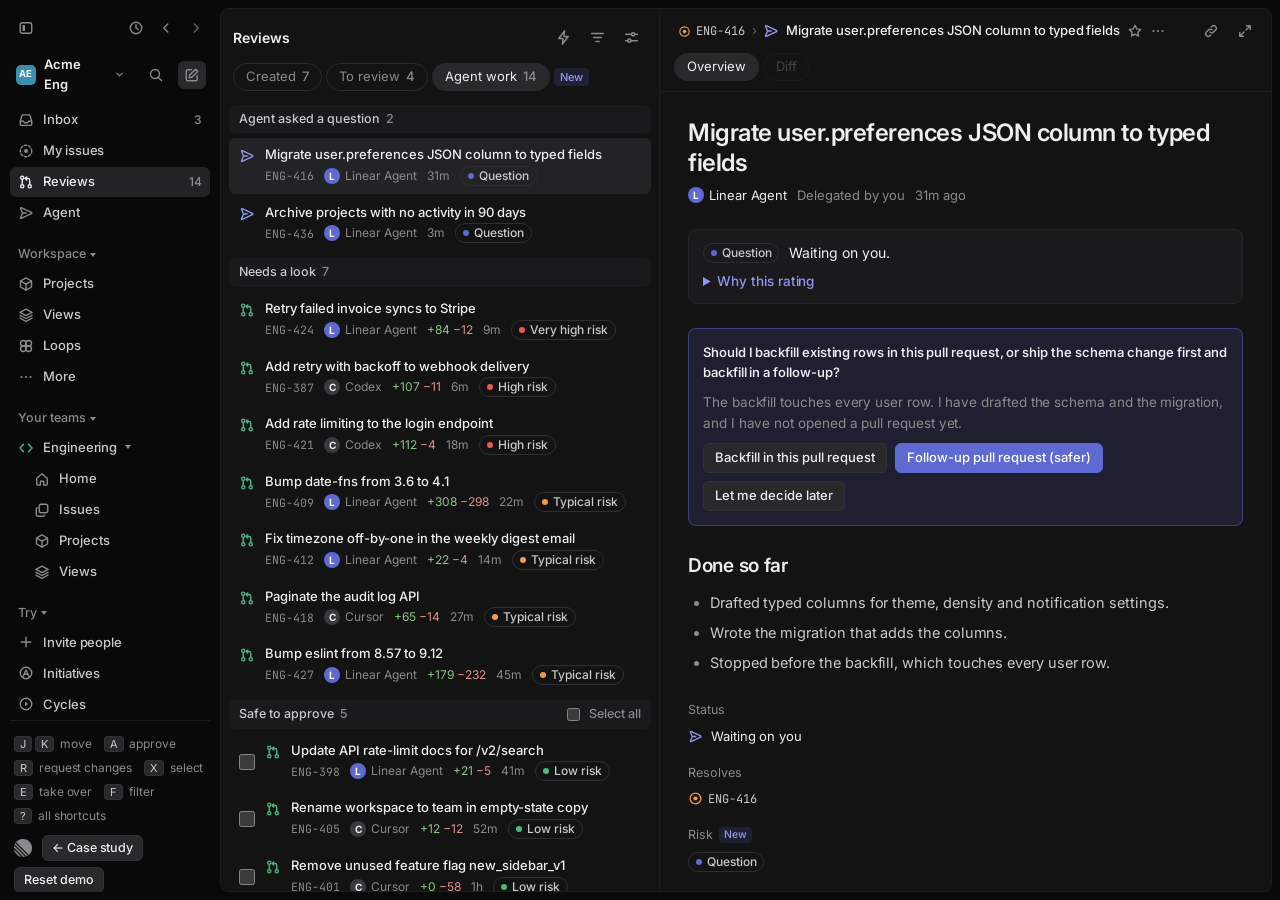
<file: prototype.html>
<!doctype html>
<html lang="en" class="full">
<head>
<meta charset="utf-8">
<meta name="viewport" content="width=device-width,initial-scale=1,viewport-fit=cover">
<meta name="description" content="Agent work in Reviews: a working prototype for reviewing AI agent results by risk.">
<title>Agent Work Prototype</title>
<link rel="preconnect" href="https://fonts.googleapis.com">
<link rel="preconnect" href="https://fonts.gstatic.com" crossorigin>
<link rel="stylesheet" href="https://fonts.googleapis.com/css2?family=Inter:wght@400;500;600;700&family=JetBrains+Mono:wght@400;500&display=swap">
<link rel="stylesheet" href="styles.css">
</head>
<body>
<svg width="0" height="0" style="position:absolute" aria-hidden="true">
  <symbol id="i-linear" viewBox="0 0 100 100"><path fill="currentColor" d="M1.22541 61.5228c-.2225-.9485.90748-1.5459 1.59638-.857L39.3342 97.1782c.6889.6889.0915 1.8189-.857 1.5964C20.0515 94.4522 5.54779 79.9485 1.22541 61.5228ZM.00189135 46.8891c-.01764375.2833.08887215.5599.28957165.7606L52.3503 99.7085c.2007.2007.4773.3075.7606.2896 2.3692-.1476 4.6938-.46 6.9624-.9259.7645-.157 1.0301-1.0963.4782-1.6481L2.57595 39.4485c-.55186-.5519-1.49117-.2863-1.648174.4782-.465915 2.2686-.77832 4.5932-.92588465 6.9624ZM4.21093 29.7054c-.16649.3738-.08169.8106.20765 1.1l64.77602 64.776c.2894.2894.7262.3742 1.1.2077 1.7861-.7956 3.5171-1.6927 5.1855-2.684.5521-.328.6373-1.0867.1832-1.5407L8.43566 24.3367c-.45409-.4541-1.21271-.3689-1.54074.1832-.99132 1.6684-1.88843 3.3994-2.68399 5.1855ZM12.6587 18.074c-.3701-.3701-.393-.9637-.0443-1.3541C21.7795 6.45931 35.1114 0 49.9519 0 77.5927 0 100 22.4073 100 50.0481c0 14.8405-6.4593 28.1724-16.7199 37.3375-.3903.3487-.984.3258-1.3542-.0443L12.6587 18.074Z"/></symbol>
  <symbol id="i-inbox" viewBox="0 0 16 16"><path d="M2.25 9.25 3.9 3.6a1 1 0 0 1 .96-.72h6.28a1 1 0 0 1 .96.72l1.65 5.65v3a1.1 1.1 0 0 1-1.1 1.1H3.35a1.1 1.1 0 0 1-1.1-1.1z"/><path d="M2.4 9.25h3.1l.9 1.5h3.2l.9-1.5h3.1"/></symbol>
  <symbol id="i-my" viewBox="0 0 16 16"><circle cx="8" cy="8" r="5.75" stroke-dasharray="2.2 1.9"/><circle cx="8" cy="8" r="2" fill="currentColor" stroke="none"/></symbol>
  <symbol id="i-pr" viewBox="0 0 16 16"><circle cx="4.25" cy="3.75" r="1.6"/><circle cx="4.25" cy="12.25" r="1.6"/><circle cx="11.75" cy="12.25" r="1.6"/><path d="M4.25 5.35v5.3M11.75 10.65V6.25a1.75 1.75 0 0 0-1.75-1.75H7.25"/><path d="M8.75 3 7.25 4.5 8.75 6"/></symbol>
  <symbol id="i-agent" viewBox="0 0 16 16"><path d="M3.2 2.6 13.4 7.4a.66.66 0 0 1 0 1.2L3.2 13.4a.5.5 0 0 1-.68-.62L4.6 8 2.52 3.22a.5.5 0 0 1 .68-.62Z"/><path d="M4.6 8h3.6"/></symbol>
  <symbol id="i-projects" viewBox="0 0 16 16"><path d="M8 1.9 13.5 5v6L8 14.1 2.5 11V5z"/><path d="M2.6 5.1 8 8.1l5.4-3M8 8.1v5.9"/></symbol>
  <symbol id="i-views" viewBox="0 0 16 16"><path d="M8 2.2 14 5.4 8 8.6 2 5.4z"/><path d="m2 8.3 6 3.2 6-3.2M2 11.1l6 3.2 6-3.2"/></symbol>
  <symbol id="i-loops" viewBox="0 0 16 16"><circle cx="5.25" cy="5.25" r="2.75"/><circle cx="10.75" cy="5.25" r="2.75"/><circle cx="5.25" cy="10.75" r="2.75"/><circle cx="10.75" cy="10.75" r="2.75"/></symbol>
  <symbol id="i-more" viewBox="0 0 16 16"><circle cx="3.5" cy="8" r="1.1" fill="currentColor" stroke="none"/><circle cx="8" cy="8" r="1.1" fill="currentColor" stroke="none"/><circle cx="12.5" cy="8" r="1.1" fill="currentColor" stroke="none"/></symbol>
  <symbol id="i-search" viewBox="0 0 16 16"><circle cx="7" cy="7" r="4.5"/><path d="m10.4 10.4 3.1 3.1"/></symbol>
  <symbol id="i-compose" viewBox="0 0 16 16"><path d="M13.2 8.5v3.9a1.3 1.3 0 0 1-1.3 1.3H3.6a1.3 1.3 0 0 1-1.3-1.3V4.1a1.3 1.3 0 0 1 1.3-1.3h3.9"/><path d="m11.6 2.2 2.2 2.2-5.9 5.9-2.7.5.5-2.7z"/></symbol>
  <symbol id="i-home" viewBox="0 0 16 16"><path d="M2.75 7.2 8 2.75l5.25 4.45v5.9a.9.9 0 0 1-.9.9H9.6V10.3H6.4V14H3.65a.9.9 0 0 1-.9-.9z"/></symbol>
  <symbol id="i-issues" viewBox="0 0 16 16"><rect x="5.25" y="2.25" width="8.5" height="8.5" rx="2"/><path d="M10.75 13.1a1.6 1.6 0 0 1-1.6 1.15H4.25a2 2 0 0 1-2-2V7.35a1.6 1.6 0 0 1 1.15-1.6"/></symbol>
  <symbol id="i-triage" viewBox="0 0 16 16"><path d="M2.5 3h11L9.4 8.2v4.3l-2.8 1.4V8.2z"/></symbol>
  <symbol id="i-filter" viewBox="0 0 16 16"><path d="M2.5 4.25h11M4.5 8h7M6.5 11.75h3"/></symbol>
  <symbol id="i-display" viewBox="0 0 16 16"><path d="M2.5 5h5.5M11 5h2.5M2.5 11h2M7.5 11h6"/><circle cx="9.5" cy="5" r="1.5"/><circle cx="6" cy="11" r="1.5"/></symbol>
  <symbol id="i-bolt" viewBox="0 0 16 16"><path d="M8.9 1.75 3.6 9h4l-.6 5.25L12.4 7h-4z"/></symbol>
  <symbol id="i-caret" viewBox="0 0 16 16"><path d="M6.5 5 10 8l-3.5 3" fill="currentColor"/></symbol>
  <symbol id="i-check" viewBox="0 0 16 16"><path d="m3.5 8.5 3 3 6-7"/></symbol>
  <symbol id="i-x" viewBox="0 0 16 16"><path d="m4.5 4.5 7 7M11.5 4.5l-7 7"/></symbol>
  <symbol id="i-risk" viewBox="0 0 16 16"><path d="M8 2.25 13.75 12.5a.6.6 0 0 1-.52.9H2.77a.6.6 0 0 1-.52-.9z"/><path d="M8 6.5v2.75"/><circle cx="8" cy="11.1" r=".6" fill="currentColor"/></symbol>
  <symbol id="i-reset" viewBox="0 0 16 16"><path d="M3 8a5 5 0 1 0 1.6-3.7"/><path d="M3 2.5v2.75h2.75"/></symbol>
  <symbol id="i-sidebar" viewBox="0 0 16 16"><rect x="2.25" y="2.75" width="11.5" height="10.5" rx="2.25"/><rect x="4.5" y="5" width="2.5" height="6" rx=".6" fill="currentColor" stroke="none"/></symbol>
  <symbol id="i-clock" viewBox="0 0 16 16"><circle cx="8" cy="8" r="5.75"/><path d="M8 4.75V8l2.25 1.5"/></symbol>
  <symbol id="i-chevl" viewBox="0 0 16 16"><path d="M9.75 4 5.75 8l4 4"/></symbol>
  <symbol id="i-chevr" viewBox="0 0 16 16"><path d="m6.25 4 4 4-4 4"/></symbol>
  <symbol id="i-chevd" viewBox="0 0 16 16"><path d="m4.5 6.25 3.5 3.5 3.5-3.5"/></symbol>
  <symbol id="i-plus" viewBox="0 0 16 16"><path d="M8 3.25v9.5M3.25 8h9.5"/></symbol>
  <symbol id="i-team" viewBox="0 0 16 16"><path d="M5.5 4.25 2 8l3.5 3.75M10.5 4.25 14 8l-3.5 3.75"/></symbol>
  <symbol id="i-initiatives" viewBox="0 0 16 16"><circle cx="8" cy="8" r="5.75"/><path d="M5 11.6 8 5l3 6.6M6.2 9.2h3.6"/></symbol>
  <symbol id="i-cycles" viewBox="0 0 16 16"><circle cx="8" cy="8" r="5.75"/><path d="m7 5.5 3.25 2.5L7 10.5z" fill="currentColor" stroke="none"/></symbol>
  <symbol id="i-star" viewBox="0 0 16 16"><path d="m8 2.3 1.75 3.55 3.9.57-2.82 2.75.66 3.88L8 11.22l-3.49 1.83.66-3.88L2.35 6.42l3.9-.57z"/></symbol>
  <symbol id="i-link" viewBox="0 0 16 16"><path d="M6.9 9.1a2.6 2.6 0 0 0 3.7 0l2-2a2.6 2.6 0 0 0-3.7-3.7l-.7.7M9.1 6.9a2.6 2.6 0 0 0-3.7 0l-2 2a2.6 2.6 0 0 0 3.7 3.7l.7-.7"/></symbol>
  <symbol id="i-expand" viewBox="0 0 16 16"><path d="M9.5 2.75h3.75V6.5M6.5 13.25H2.75V9.5M13.25 2.75 9 7M2.75 13.25 7 9"/></symbol>
  <symbol id="i-issue" viewBox="0 0 16 16"><circle cx="8" cy="8" r="5.75"/><circle cx="8" cy="8" r="2.25" fill="currentColor" stroke="none"/></symbol>
  <symbol id="i-checks" viewBox="0 0 16 16"><path d="m2.5 4.5 1.25 1.25L6 3.5M2.5 10.5l1.25 1.25L6 9.5M8.5 4.75h5M8.5 10.75h5"/></symbol>
  <symbol id="i-rules" viewBox="0 0 16 16"><path d="M2.5 4.5h6M11.5 4.5h2M2.5 11.5h2M7.5 11.5h6"/><circle cx="10" cy="4.5" r="1.5"/><circle cx="6" cy="11.5" r="1.5"/></symbol>
</svg>
<div id="app" class="app full"></div>
<script src="prototype.js"></script>
</body>
</html>
</file>
<file: styles.css>
/* Base */
:root{color-scheme:dark;box-sizing:border-box;padding-top:env(safe-area-inset-top,0px);padding-bottom:env(safe-area-inset-bottom,0px)}html{scroll-padding-top:env(safe-area-inset-top,0px)}body{margin:0;padding:0;font:14px -apple-system,BlinkMacSystemFont,sans-serif;background:#090909;color:#eeeef0}img{max-width:100%}[hidden]:not([hidden=until-found i]){display:none!important}

/* Layout concept: a case-study shell with five tabs. The Prototype tab holds a three-pane work surface (nav, queue, evidence) that behaves like the product. */
:root{
  /* Linear dark theme, sampled from the product */
  --bg:#090909;        /* app chrome behind the panels */
  --surface:#131313;   /* main panel */
  --surface-2:#1a1a1c; /* group headers, code, wells */
  --hover:#1c1c1f; --sel:#232325; --chip:#29282b;
  --line:#232326; --line-soft:#1c1c1e;
  --fg:#eeeef0; --fg-2:#c9c9cc; --muted:#8a8a8e; --faint:#626266;
  --brand:#5e6ad2;     /* Linear indigo: primary buttons, mark */
  --accent:#8f97ef;    /* indigo for text on dark */
  --accent-soft:rgba(94,106,210,.16); --on-accent:#ffffff;
  --ok:#4cb782; --ok-soft:rgba(76,183,130,.14);
  --warn:#f2994a; --warn-soft:rgba(242,153,74,.13);
  --risk:#eb5757; --risk-soft:rgba(235,87,87,.14);
  --add:#8ac485; --add-bg:rgba(76,183,130,.12); --del:#e0908b; --del-bg:rgba(235,87,87,.12);
  --font:'Inter',system-ui,-apple-system,'Segoe UI',Roboto,sans-serif;
  --mono:'JetBrains Mono',ui-monospace,SFMono-Regular,Menlo,monospace;
  --r:8px; color-scheme:dark;
}
*{box-sizing:border-box}
body{background:var(--bg);color:var(--fg);font-family:var(--font);font-size:15px;line-height:1.55;-webkit-font-smoothing:antialiased}
body::before{content:"";position:fixed;inset:0 0 auto;height:env(safe-area-inset-top,0px);z-index:30;background:var(--surface)}
h1,h2,h3,h4,p,ul,ol{margin:0}
ul,ol{padding:0;list-style:none}
a{color:var(--accent)}
button{font:inherit;color:inherit;cursor:pointer}
:focus-visible{outline:2px solid var(--accent);outline-offset:2px;border-radius:4px}
.wrap{max-width:1180px;margin:0 auto;padding-left:max(16px,env(safe-area-inset-left,0px));padding-right:max(16px,env(safe-area-inset-right,0px))}
.top{position:sticky;top:env(safe-area-inset-top,0px);z-index:20;background:var(--surface);border-bottom:1px solid var(--line)}
.topin{display:flex;align-items:center;justify-content:space-between;gap:12px 24px;flex-wrap:wrap;padding-block:10px}
.brand{display:flex;align-items:center;gap:10px;min-width:0}
.mark{width:26px;height:26px;border-radius:7px;background:var(--accent);display:grid;place-items:center;flex:none}
.mark::after{content:"";width:10px;height:10px;border:2px solid var(--on-accent);border-radius:3px}
.brand b{display:block;font-weight:600;line-height:1.2}
.brand small{display:block;color:var(--muted);font-size:12px;line-height:1.3}
.tabs{display:flex;gap:2px;overflow-x:auto;max-width:100%}
.tabs a{padding:7px 12px;border-radius:8px;text-decoration:none;color:var(--muted);font-weight:500;white-space:nowrap;font-size:14px}
.tabs a:hover{background:var(--surface-2);color:var(--fg)}
.tabs a[aria-current="page"]{background:var(--accent-soft);color:var(--accent)}
.view{padding-block:36px 72px}
.eyebrow{font-family:var(--mono);font-size:12px;letter-spacing:.06em;text-transform:uppercase;color:var(--muted);margin-bottom:14px}
h1{font-size:clamp(26px,4.2vw,42px);line-height:1.12;letter-spacing:-.02em;font-weight:650;max-width:none;text-wrap:pretty}
h1.wide{max-width:none}
h2{font-size:22px;letter-spacing:-.01em;font-weight:620;margin-bottom:14px;text-wrap:balance}
h3{font-size:16px;font-weight:600;margin-bottom:6px}
.lede{font-size:18px;color:var(--muted);max-width:none;margin-top:18px;line-height:1.55}
.sec{margin-top:52px}
.sec>p{max-width:none;color:var(--muted)}
.grid2{display:grid;grid-template-columns:repeat(auto-fit,minmax(300px,1fr));gap:14px}
.grid3{display:grid;grid-template-columns:repeat(auto-fit,minmax(260px,1fr));gap:14px}
.card{background:var(--surface);border:1px solid var(--line);border-radius:var(--r);padding:18px;min-width:0}
.card p{color:var(--muted);font-size:14.5px}
.card .n{font-family:var(--mono);font-size:12px;color:var(--accent);margin-bottom:8px;display:block}
.facts li{display:flex;gap:12px;padding:11px 0;border-top:1px solid var(--line);color:var(--fg);max-width:none}
.facts li:last-child{border-bottom:1px solid var(--line)}
.facts li span{font-family:var(--mono);font-size:12px;color:var(--muted);flex:none;padding-top:3px;min-width:84px}
.path{display:flex;flex-wrap:wrap;align-items:center;gap:8px;margin-top:10px}
.path .st{border:1px solid var(--line);background:var(--surface);border-radius:8px;padding:6px 10px;font-size:13px}
.path .ar{color:var(--muted)}
.path.good .st{border-color:var(--accent);background:var(--accent-soft);color:var(--accent);font-weight:500}
.plabel{font-family:var(--mono);font-size:12px;color:var(--muted);margin-top:18px}
.note{font-size:13px;color:var(--muted);margin-top:10px;max-width:none}
.src{margin-top:40px;font-size:13px;color:var(--muted)}
.src li{padding:2px 0;overflow-wrap:anywhere}
/* explorations */
.wf{background:var(--surface-2);border-radius:8px;padding:10px;display:grid;gap:7px;margin-bottom:14px;min-height:120px;align-content:start}
.wf .row{display:flex;align-items:center;gap:7px}
.bar{height:7px;border-radius:4px;background:var(--line);flex:1}
.bar.s{flex:none;width:34px}.bar.a{background:var(--accent);opacity:.8}
.dotw{width:9px;height:9px;border-radius:50%;background:var(--muted);opacity:.5;flex:none}
.btnw{width:26px;height:12px;border-radius:4px;border:1px solid var(--accent);flex:none}
.wf .tabsw{display:flex;gap:6px}.wf .tabsw i{height:9px;width:44px;border-radius:4px;background:var(--line)}.wf .tabsw i.on{background:var(--accent)}
.wf.two{grid-template-columns:.8fr 1.2fr;gap:10px}.wf.two>div{display:grid;gap:7px;align-content:start}
.wf .box{border:1px dashed var(--line);border-radius:6px;padding:7px;display:grid;gap:6px}
.chip{display:inline-block;font-size:12px;font-weight:600;padding:2px 8px;border-radius:999px;background:var(--surface-2);color:var(--muted)}
.chip.win{background:var(--accent-soft);color:var(--accent)}
.tag{font-size:12px;font-weight:600;color:var(--muted);display:block;margin-top:12px;font-family:var(--mono);letter-spacing:.04em;text-transform:uppercase}
.card ul.t{margin-top:4px}.card ul.t li{font-size:14px;color:var(--muted);padding:2px 0 2px 14px;position:relative}
.card ul.t li::before{content:"";position:absolute;left:0;top:11px;width:6px;height:2px;background:var(--muted)}
.tbl{width:100%;border-collapse:collapse;font-size:14px;min-width:520px}
.tbl th,.tbl td{text-align:left;padding:10px 12px;border-bottom:1px solid var(--line);vertical-align:top}
.tbl th{font-weight:600;color:var(--muted);font-size:13px}
.tbl td.dots{font-family:var(--mono);letter-spacing:.1em;white-space:nowrap}
.tbl td.c{color:var(--accent);font-weight:600}
.scroll{overflow-x:auto;background:var(--surface);border:1px solid var(--line);border-radius:var(--r)}
/* prototype frame */
.tips{display:flex;flex-wrap:wrap;gap:8px 14px;align-items:center;margin-bottom:14px;color:var(--muted);font-size:14px}
kbd{font-family:var(--mono);font-size:12px;border:1px solid var(--line);border-bottom-width:2px;border-radius:5px;padding:1px 6px;background:var(--surface);color:var(--fg)}
.btn{border:1px solid var(--line);background:var(--surface);border-radius:8px;padding:7px 12px;font-weight:500;font-size:14px;display:inline-flex;align-items:center;gap:8px}
.btn:hover{background:var(--surface-2)}
.btn.pri{background:var(--accent);border-color:var(--accent);color:var(--on-accent)}.btn.pri:hover{filter:brightness(1.08)}
.btn.sm{padding:4px 9px;font-size:13px}
.btn[disabled]{opacity:.5;cursor:default}
.app{position:relative;display:grid;grid-template-columns:200px minmax(300px,380px) minmax(0,1fr);border:1px solid var(--line);border-radius:12px;overflow:hidden;background:var(--surface);height:min(760px,calc(100vh - 150px));min-height:560px}
.sb{background:var(--surface-2);border-right:1px solid var(--line);padding:12px 10px;display:flex;flex-direction:column;gap:2px;font-size:14px;overflow:auto}
.ws{display:flex;align-items:center;gap:8px;font-weight:600;padding:6px 8px 12px}
.ws i{width:20px;height:20px;border-radius:5px;background:var(--muted);display:block;opacity:.7}
.nv{display:flex;justify-content:space-between;align-items:center;padding:6px 8px;border-radius:7px;color:var(--muted)}
.nv.on{background:var(--surface);color:var(--fg);font-weight:600;box-shadow:0 0 0 1px var(--line)}
.nv em{font-style:normal;font-family:var(--mono);font-size:12px;color:var(--accent)}
.sbh{font-family:var(--mono);font-size:11px;letter-spacing:.06em;text-transform:uppercase;color:var(--muted);padding:14px 8px 4px}
.ls{border-right:1px solid var(--line);overflow:auto;display:flex;flex-direction:column;min-width:0}
.lh{position:sticky;top:0;background:var(--surface);z-index:2;padding:12px 14px;border-bottom:1px solid var(--line);display:grid;gap:10px}
.lh .r{display:flex;justify-content:space-between;align-items:center;gap:8px}
.lh b{font-size:15px}
.seg{display:flex;gap:4px;flex-wrap:wrap}
.seg button{border:1px solid var(--line);background:transparent;border-radius:999px;padding:2px 10px;font-size:12.5px;color:var(--muted)}
.seg button[aria-pressed="true"]{background:var(--accent-soft);border-color:transparent;color:var(--accent);font-weight:600}
.gh{display:flex;align-items:center;justify-content:space-between;gap:8px;padding:12px 14px 6px;font-size:12px;font-weight:600;color:var(--muted);font-family:var(--mono);letter-spacing:.04em;text-transform:uppercase}
.gh label{display:flex;align-items:center;gap:6px;text-transform:none;letter-spacing:0;font-family:var(--font);font-weight:500}
.rowwrap{display:flex;align-items:stretch;border-bottom:1px solid var(--line)}
.rowwrap.sel{background:var(--accent-soft)}
.rowwrap input{margin:0 0 0 14px;align-self:center;accent-color:var(--accent);width:16px;height:16px}
.row{flex:1;min-width:0;text-align:left;border:0;background:transparent;padding:10px 14px;display:grid;gap:3px}
.row .t{font-weight:550;line-height:1.35;overflow-wrap:anywhere}
.row .m{display:flex;flex-wrap:wrap;align-items:center;gap:4px 10px;color:var(--muted);font-size:12.5px}
.row .id{font-family:var(--mono);font-size:12px}
.pill{display:inline-flex;align-items:center;gap:5px;font-size:12px;font-weight:600;padding:1px 8px;border-radius:999px;white-space:nowrap}
.pill::before{content:"";width:6px;height:6px;border-radius:50%;background:currentColor}
.pill.low{background:var(--ok-soft);color:var(--ok)}.pill.typ{background:var(--warn-soft);color:var(--warn)}
.pill.high,.pill.vhigh{background:var(--risk-soft);color:var(--risk)}.pill.ask{background:var(--accent-soft);color:var(--accent)}
.av{width:16px;height:16px;border-radius:50%;background:var(--muted);color:var(--surface);display:inline-grid;place-items:center;font-size:10px;font-weight:700;vertical-align:-3px;margin-right:5px}
.da{color:var(--add)}.dd{color:var(--del)}
.dt{overflow:auto;display:flex;flex-direction:column;min-width:0;position:relative}
.dbody{padding:20px 22px;display:grid;gap:22px;flex:1;align-content:start}
.dh .id{font-family:var(--mono);font-size:13px;color:var(--muted)}
.dh h3{font-size:20px;line-height:1.25;margin:4px 0 6px;letter-spacing:-.01em}
.dh .m{color:var(--muted);font-size:13.5px}
.rk{border:1px solid var(--line);border-radius:var(--r);padding:12px 14px;display:grid;gap:8px}
.rk .l{display:flex;gap:10px;align-items:center;flex-wrap:wrap}
.rk details summary{cursor:pointer;color:var(--accent);font-size:13.5px;font-weight:500}
.rk ul{margin-top:8px;display:grid;gap:5px}
.rk li{font-size:13.5px;display:flex;gap:8px;color:var(--muted)}
.ic{width:16px;height:16px;border-radius:50%;display:inline-grid;place-items:center;font-size:10px;font-weight:700;flex:none;margin-top:3px}
.ic.g{background:var(--ok-soft);color:var(--ok)}.ic.n{background:var(--warn-soft);color:var(--warn)}
.sh{font-family:var(--mono);font-size:12px;letter-spacing:.05em;text-transform:uppercase;color:var(--muted);margin-bottom:8px;display:flex;justify-content:space-between;gap:8px}
.crit{display:grid;gap:0;border:1px solid var(--line);border-radius:var(--r);overflow:hidden}
.crit li{display:grid;grid-template-columns:20px 1fr;gap:10px;padding:10px 12px;border-bottom:1px solid var(--line)}
.crit li:last-child{border-bottom:0}
.crit .q{font-weight:550;font-size:14px}.crit .e{font-size:13px;color:var(--muted);margin-top:1px}
.crit li.gap{background:var(--warn-soft)}.crit li.gap .e{color:var(--warn)}
.assume li{display:flex;gap:10px;justify-content:space-between;align-items:center;padding:9px 12px;border:1px solid var(--line);border-radius:8px;margin-bottom:6px;font-size:14px}
.assume li.ov{border-color:var(--accent);background:var(--accent-soft)}
.assume .bt{display:flex;gap:4px;flex:none}
.assume .bt button{border:1px solid var(--line);background:var(--surface);border-radius:6px;padding:2px 8px;font-size:12.5px}
.assume .bt button[aria-pressed="true"]{background:var(--accent);border-color:var(--accent);color:var(--on-accent)}
.files li{border:1px solid var(--line);border-radius:8px;margin-bottom:6px;overflow:hidden}
.files .fr{display:flex;justify-content:space-between;gap:10px;padding:7px 12px;font-family:var(--mono);font-size:12.5px;align-items:center}
.files .fr button{border:0;background:none;color:var(--accent);font-size:12.5px;font-family:var(--font)}
.diff{margin:0;padding:8px 0;border-top:1px solid var(--line);font-family:var(--mono);font-size:12.5px;overflow-x:auto;background:var(--surface-2)}
.diff div{padding:0 12px;white-space:pre}
.diff .a{background:var(--add-bg);color:var(--add)}.diff .d{background:var(--del-bg);color:var(--del)}
.chk{display:flex;gap:14px;flex-wrap:wrap;font-size:13.5px;color:var(--muted)}
.chk b{color:var(--ok);font-weight:600}
.qcard{border:1px solid var(--accent);background:var(--accent-soft);border-radius:var(--r);padding:14px;display:grid;gap:10px}
.qcard p{font-weight:550}
.qcard .opts{display:flex;gap:8px;flex-wrap:wrap}
.bar-d{position:sticky;bottom:0;background:var(--surface);border-top:1px solid var(--line);padding:12px 22px;display:grid;gap:10px}
.bar-d .r{display:flex;gap:8px;flex-wrap:wrap;align-items:center}
.bar-d .sp{flex:1}
.bar-d textarea{width:100%;font:inherit;border:1px solid var(--line);border-radius:8px;padding:8px 10px;background:var(--bg);color:var(--fg);min-height:66px;resize:vertical}
.steer{display:flex;gap:6px;flex-wrap:wrap}
.steer button{border:1px solid var(--line);background:var(--surface);border-radius:999px;font-size:12.5px;padding:2px 10px}
.empty{display:grid;place-items:center;text-align:center;flex:1;padding:40px;color:var(--muted);gap:10px;align-content:center}
.empty h3{color:var(--fg);font-size:20px}
.toast{position:absolute;left:50%;bottom:16px;transform:translateX(-50%);background:var(--fg);color:var(--bg);border-radius:9px;padding:9px 12px 9px 14px;display:flex;gap:14px;align-items:center;font-size:13.5px;z-index:6;max-width:calc(100% - 24px);box-shadow:0 6px 24px rgba(0,0,0,.25)}
.toast button{background:none;border:0;color:var(--bg);text-decoration:underline;font-weight:600}
.modal{position:absolute;inset:0;background:rgba(10,12,18,.5);display:grid;place-items:center;z-index:5;padding:14px}
.mbox{background:var(--surface);border:1px solid var(--line);border-radius:12px;padding:20px;width:min(520px,100%);max-height:100%;overflow:auto;display:grid;gap:14px}
.mbox h3{font-size:18px;margin:0}
.mbox p{color:var(--muted);font-size:14px}
.rule{display:flex;gap:10px;align-items:flex-start;font-size:14px}
.rule input{margin-top:4px;accent-color:var(--accent);width:16px;height:16px}
.rule small{display:block;color:var(--muted);font-size:12.5px}
.prev{background:var(--surface-2);border-radius:8px;padding:10px 12px;font-size:13.5px;display:grid;gap:6px}
.prev .ids{display:flex;gap:6px;flex-wrap:wrap}
.prev .ids span{font-family:var(--mono);font-size:12px;background:var(--surface);border:1px solid var(--line);border-radius:6px;padding:1px 7px}
.prev .warnl{color:var(--warn)}
.legend{margin-top:18px;display:grid;grid-template-columns:repeat(auto-fit,minmax(260px,1fr));gap:14px}
.mini{display:grid;gap:8px;margin-top:12px}
.two-col{display:grid;grid-template-columns:repeat(auto-fit,minmax(300px,1fr));gap:14px}
.two-col .card li{padding:7px 0;border-top:1px solid var(--line);font-size:14.5px}
.two-col .card li:first-child{border-top:0}
.phase{display:grid;gap:4px}
.phase b{font-size:14px}
.phase span{font-size:13.5px;color:var(--muted)}
@media (max-width:980px){
  .app{grid-template-columns:minmax(0,1fr);height:auto;min-height:0}
  .sb{display:none}
  .ls{max-height:420px;border-right:0;border-bottom:1px solid var(--line)}
  .dt{min-height:460px}
}
/* ---------- Linear skin ---------- */
.seg .tb{border-radius:6px;padding:3px 10px;font-size:13px;color:var(--muted);font-weight:500;cursor:default}
.seg .tb.on{background:var(--chip);color:var(--fg)}
.seg .tb .cnt{color:var(--muted);margin-left:6px}
.seg .tb.new{padding:0 6px;align-self:center;font-size:11px;color:var(--accent);background:var(--accent-soft);border-radius:4px;line-height:18px}
.seg.f button{font-size:12px;padding:1px 8px}
body{font-size:15px;letter-spacing:-.005em}
h1{font-weight:600;letter-spacing:-.028em}
h2{font-weight:600;letter-spacing:-.018em}
.top{background:rgba(9,9,9,.85);backdrop-filter:saturate(1.4) blur(12px);-webkit-backdrop-filter:saturate(1.4) blur(12px);border-bottom:1px solid var(--line-soft)}
body::before{background:var(--bg)}
.logo{width:22px;height:22px;color:var(--fg);flex:none}
.brand b{font-size:14px;font-weight:600}
.tabs a{border-radius:6px;font-size:13.5px;padding:6px 11px;color:var(--muted)}
.tabs a:hover{background:var(--hover);color:var(--fg)}
.tabs a[aria-current="page"]{background:var(--chip);color:var(--fg)}
.card{border-color:var(--line);border-radius:var(--r)}
.chip.win{background:var(--accent-soft);color:var(--accent)}
.path.good .st{border-color:rgba(94,106,210,.5);background:var(--accent-soft);color:var(--fg)}
.scroll{border-radius:var(--r)}
.tbl td.c{color:var(--accent)}
kbd{background:var(--chip);border:1px solid #333336;border-radius:4px;padding:0 5px;font-size:11px;line-height:16px;color:var(--fg-2);font-family:var(--font)}
.btn{background:var(--chip);border:1px solid #333336;border-radius:6px;padding:5px 11px;font-size:13px;color:var(--fg);height:30px}
.btn:hover{background:#323235}
.btn.pri{background:var(--brand);border-color:var(--brand);color:#fff}
.btn.pri kbd{background:rgba(255,255,255,.16);border-color:transparent;color:#fff}
.btn.sm{height:26px;padding:3px 9px;font-size:12.5px}
.ico{width:16px;height:16px;flex:none;fill:none;stroke:currentColor;stroke-width:1.4;stroke-linecap:round;stroke-linejoin:round}

/* app frame: sidebar on the chrome, list and detail on one rounded panel */
.app{background:var(--bg);border:1px solid var(--line-soft);border-radius:10px;padding:8px 8px 8px 0;font-size:13px;line-height:1.5;grid-template-columns:220px minmax(340px,440px) minmax(0,1fr)}
.sb{background:transparent;border:0;padding:6px 10px;gap:1px;font-size:13px}
.ws{display:flex;align-items:center;gap:8px;font-weight:600;padding:4px 4px 10px 6px;color:var(--fg)}
.ws .wsa{width:20px;height:20px;border-radius:5px;background:#3a91ad;color:#fff;display:grid;place-items:center;font-size:9.5px;font-weight:700;letter-spacing:.02em;flex:none}
.ws .sp{flex:1}
.ws .ib{width:28px;height:28px;border-radius:6px;display:grid;place-items:center;color:var(--fg-2)}
.ws .ib.c{background:var(--chip)}
.nv{display:flex;align-items:center;gap:9px;padding:5px 8px;border-radius:6px;color:var(--fg-2);font-weight:500;height:30px}
.nv .ico{color:var(--muted)}
.nv span{flex:1}
.nv.on{background:var(--sel);color:var(--fg);box-shadow:none;font-weight:500}
.nv.on .ico{color:var(--fg)}
.nv em{font-style:normal;font-family:var(--font);font-size:12px;color:var(--muted)}
.nv.sub{padding-left:24px}
.sbh{font-family:var(--font);font-size:12.5px;letter-spacing:0;text-transform:none;color:var(--muted);font-weight:500;padding:16px 8px 4px;display:flex;align-items:center;gap:4px}
.sbh::after{content:"";border:3.5px solid transparent;border-top:4px solid currentColor;margin-top:4px}
.nv.team .tm{width:16px;height:16px;border-radius:4px;background:rgba(76,183,130,.18);color:var(--ok);display:grid;place-items:center;font-size:9px;font-weight:700}
.ls{background:var(--surface);border:1px solid var(--line-soft);border-right:1px solid var(--line-soft);border-radius:8px 0 0 8px}
.dt{background:var(--surface);border:1px solid var(--line-soft);border-left:0;border-radius:0 8px 8px 0}
.lh{background:var(--surface);border-bottom:0;padding:12px 12px 8px;gap:10px}
.lh b{font-size:14px;font-weight:600}
.lh .cnt{color:var(--muted);font-weight:500;margin-left:4px}
.seg{gap:4px}
.seg button{border:0;background:transparent;border-radius:6px;padding:3px 10px;font-size:13px;color:var(--muted);font-weight:500}
.seg button:hover{color:var(--fg)}
.seg button[aria-pressed="true"]{background:var(--chip);color:var(--fg);font-weight:500}
.gh{margin:6px 8px 4px;padding:5px 10px;border-radius:6px;background:var(--surface-2);font-family:var(--font);text-transform:none;letter-spacing:0;font-size:12.5px;font-weight:500;color:var(--fg-2)}
.gh .n{color:var(--muted);margin-left:6px}
.gh label{color:var(--muted)}
.gh input,.rowwrap input,.rule input{accent-color:var(--brand)}
.rowwrap{border-bottom:0;margin:1px 8px;border-radius:6px}
.rowwrap:hover{background:var(--hover)}
.rowwrap.sel{background:var(--sel)}
.rowwrap input{margin-left:10px}
.row{padding:8px 10px;grid-template-columns:16px minmax(0,1fr);column-gap:10px;row-gap:2px}
.row .ri{grid-row:1/3;margin-top:2px}
.row .ri.pr{color:var(--ok)}.row .ri.ag{color:var(--accent)}
.row .t{font-weight:500;color:var(--fg)}
.row .m{color:var(--muted);font-size:12px}
.row .id{font-size:11.5px;color:var(--muted)}
.pill{background:transparent!important;border:1px solid #2e2e32;color:var(--fg-2)!important;font-weight:500;padding:0 7px;line-height:18px}
.pill.low::before{background:var(--ok)}.pill.typ::before{background:var(--warn)}.pill.high::before,.pill.vhigh::before{background:var(--risk)}.pill.ask::before{background:var(--brand)}
.av{background:#3a3a3e;color:var(--fg)}
.av.la{background:var(--brand);color:#fff}
.dbody{padding:22px 26px;gap:24px}
.dh .crumb{display:flex;align-items:center;gap:6px;color:var(--muted);font-size:12.5px}
.dh .crumb .ico{width:14px;height:14px;color:var(--ok)}
.dh h3{font-size:22px;font-weight:600;letter-spacing:-.018em;color:var(--fg)}
.sh{font-family:var(--font);text-transform:none;letter-spacing:0;font-size:13.5px;font-weight:600;color:var(--fg)}
.sh span+span{color:var(--muted);font-weight:500;font-size:12.5px}
.rk,.crit,.files li,.assume li{border-color:var(--line)}
.rk{background:var(--surface-2)}
.crit li.gap{background:var(--warn-soft)}
.assume li.ov{border-color:rgba(94,106,210,.55)}
.assume .bt button{background:var(--chip);border-color:#333336;border-radius:5px}
.assume .bt button[aria-pressed="true"]{background:var(--brand);border-color:var(--brand);color:#fff}
.diff{background:#0e0e0f}
.qcard{background:var(--accent-soft);border-color:rgba(94,106,210,.45)}
.bar-d{background:var(--surface);border-top:1px solid var(--line-soft)}
.bar-d textarea{background:var(--surface-2);border-color:var(--line);border-radius:6px}
.steer button{background:var(--chip);border-color:#333336}
.toast{background:#1f1f22;color:var(--fg);border:1px solid #333336;border-radius:8px;box-shadow:0 8px 30px rgba(0,0,0,.5)}
.toast button{color:var(--accent);text-decoration:none}
.modal{background:rgba(0,0,0,.55)}
.mbox{background:#1b1b1d;border-color:#2e2e32;border-radius:12px;box-shadow:0 20px 60px rgba(0,0,0,.6)}
.prev{background:var(--surface)}
.keysdlg{width:min(420px,100%);gap:12px}
.keysdlg .kh{display:flex;justify-content:space-between;align-items:center}
.keysdlg h3{font-size:15px;font-weight:600}
.keysdlg p{font-size:12.5px}
.kl{margin:0;display:grid}
.kl div{display:flex;align-items:center;gap:12px;padding:7px 0;border-top:1px solid var(--line-soft)}
.kl div:first-child{border-top:0}
.kl dt{flex:none;width:76px;display:flex;gap:3px}
.kl dd{margin:0;color:var(--fg-2);font-size:13px}
.prev .ids span{background:var(--chip);border-color:#333336}
@media (max-width:980px){.app{padding:8px}.ls{border-radius:8px 8px 0 0;border-right:1px solid var(--line-soft)}.dt{border-left:1px solid var(--line-soft);border-top:0;border-radius:0 0 8px 8px}}
@media (prefers-reduced-motion:no-preference){.rowwrap{transition:background .12s}.toast{animation:up .18s ease-out}@keyframes up{from{opacity:0;transform:translate(-50%,8px)}}}

/* ---------- evidence screenshot (case study) ---------- */
.evid{margin:20px 0 18px}
.evid img{display:block;width:100%;height:auto;border:1px solid var(--line);border-radius:12px}

/* ---------- prototype launcher (case study) ---------- */
.launch{display:flex;flex-wrap:wrap;align-items:center;gap:10px 16px;margin-top:24px}
.btn.lg{height:38px;padding:8px 16px;font-size:14px;text-decoration:none}
.shot{display:block;margin-top:22px;border:1px solid var(--line);border-radius:12px;overflow:hidden;background:var(--bg);transition:border-color .15s}
.shot:hover{border-color:rgba(94,106,210,.6)}
.shot img{display:block;width:100%;height:auto}

/* ---------- full-screen prototype ---------- */
html.full,html.full body{height:100%}
html.full body{overflow:hidden;font-size:13px}
.app.full{height:100vh;height:100dvh;min-height:0;border:0;border-radius:0}
.sbn{display:flex;flex-direction:column;gap:1px}
.sbf{margin-top:auto;padding:14px 4px 4px;display:grid;gap:10px;border-top:1px solid var(--line-soft)}
.sbf .keys{display:flex;flex-wrap:wrap;gap:6px 12px;color:var(--muted);font-size:12px}
.sbf .keys kbd{margin-right:3px}
.sbf .acts{display:flex;gap:6px;flex-wrap:wrap}
.sbf a.btn{text-decoration:none}
@media (max-width:980px){html.full body{overflow:auto}.app.full{height:auto;min-height:100dvh}}

/* ---------- list header: icon buttons, filter + display menus ---------- */
.lh .r{min-height:32px}
.hb{display:flex;gap:2px}
.ibtn{position:relative;width:32px;height:32px;border:0;border-radius:999px;background:transparent;color:var(--muted);display:grid;place-items:center}
.ibtn:hover,.ibtn.on{background:var(--chip);color:var(--fg)}
.ibtn .ico{width:17px;height:17px}
.ibtn[data-tip]:hover::after{content:attr(data-tip);position:absolute;top:calc(100% + 6px);right:0;white-space:nowrap;background:#1f1f22;border:1px solid #333336;border-radius:7px;padding:5px 9px;font-size:12.5px;color:var(--fg);z-index:9;box-shadow:0 6px 20px rgba(0,0,0,.45);pointer-events:none}
.ibtn[data-k]:hover::after{content:attr(data-tip) "\2003" attr(data-k)}
.ibtn[aria-expanded="true"]:hover::after{display:none}
.seg .tb{border:1px solid #2a2a2d;border-radius:999px;padding:3px 12px}
.seg .tb.on{border-color:transparent}
.seg .tb.new{border:0}
.fchips{display:flex;flex-wrap:wrap;gap:6px;align-items:center}
.fchip{display:inline-flex;align-items:center;gap:6px;height:24px;padding:0 2px 0 8px;border:1px solid #2e2e32;border-radius:6px;background:var(--surface-2);font-size:12.5px;color:var(--fg)}
.fchip i{font-style:normal;color:var(--muted)}
.fchip .ico{width:13px;height:13px;color:var(--muted)}
.fchip button{border:0;background:transparent;color:var(--muted);width:20px;height:20px;border-radius:4px;display:grid;place-items:center}
.fchip button:hover{background:var(--chip);color:var(--fg)}
.fclear{border:0;background:none;color:var(--muted);font-size:12.5px}
.fclear:hover{color:var(--fg)}
.veil{position:absolute;inset:0;z-index:7}
.pop{position:absolute;z-index:8;background:#1c1c1f;border:1px solid #2e2e32;border-radius:10px;box-shadow:0 14px 40px rgba(0,0,0,.55);font-size:13px}
.pop.fm{width:240px}
.pop.sub{width:210px;padding:5px}
.pop.dm{width:300px;padding:12px 14px;display:grid;gap:10px}
.ph{display:flex;justify-content:space-between;align-items:center;padding:10px 12px;border-bottom:1px solid #2a2a2d;color:var(--muted)}
.ph kbd{font-size:10.5px}
.pl{padding:5px}
.mi{width:100%;display:flex;align-items:center;gap:9px;border:0;background:transparent;border-radius:6px;padding:6px 8px;color:var(--fg);text-align:left}
.mi:hover,.mi.on{background:var(--chip)}
.mi .ico{color:var(--muted)}
.mi span{flex:1}
.mi .car{width:12px;height:12px}
.mi em{font-style:normal;color:var(--muted);font-size:12px}
.mi em.dot{width:6px;height:6px;border-radius:50%;background:var(--brand);flex:none}
.mi .ck{flex:none;width:16px;height:16px;display:grid;place-items:center;color:var(--accent)}
.mi .ck .ico{color:var(--accent)}
.dr{display:grid;grid-template-columns:96px 1fr;align-items:center;gap:10px;color:var(--muted)}
.dr select{appearance:none;-webkit-appearance:none;font:inherit;font-size:13px;color:var(--fg);background:var(--chip) url("data:image/svg+xml,%3Csvg xmlns='http://www.w3.org/2000/svg' viewBox='0 0 16 16'%3E%3Cpath d='m4.5 6.5 3.5 3.5 3.5-3.5' fill='none' stroke='%238a8a8e' stroke-width='1.5'/%3E%3C/svg%3E") no-repeat right 8px center/14px;border:1px solid #333336;border-radius:6px;padding:5px 28px 5px 10px}
.dr .fixed{color:var(--fg);padding:5px 10px;background:var(--surface-2);border-radius:6px}
.dsep{height:1px;background:#2a2a2d;margin:2px -14px}
.dlab{color:var(--muted)}
.props{display:flex;flex-wrap:wrap;gap:6px}
.prop{border:1px solid #2e2e32;background:transparent;color:var(--muted);border-radius:999px;padding:3px 11px;font-size:12.5px}
.prop[aria-pressed="true"]{background:var(--chip);border-color:transparent;color:var(--fg)}

/* reset actions in the filter and display menus */
.pf{border-top:1px solid #2a2a2d;padding:5px}
.rst{display:flex;align-items:center;gap:8px;width:100%;border:0;background:transparent;border-radius:6px;padding:6px 8px;color:var(--fg-2);font-size:13px;text-align:left}
.rst .ico{width:14px;height:14px;color:var(--muted)}
.rst:hover:not([disabled]){background:var(--chip);color:var(--fg)}
.rst[disabled]{color:var(--faint);cursor:default}
.rst[disabled] .ico{color:var(--faint)}
.dfoot{margin:-4px -8px -6px}

/* agent avatar centered on its name */
.who{display:inline-flex;align-items:center;gap:5px;vertical-align:middle;line-height:1}
.who .av{margin:0;vertical-align:0;flex:none}

/* Created and To review tabs */
.seg button.tb{font:inherit;font-size:13px;background:transparent;cursor:pointer}
.seg button.tb:hover{color:var(--fg)}
.seg button.tb.on{background:var(--chip);color:var(--fg)}
.ibtn[disabled]{opacity:.4;cursor:default}
.ibtn[disabled]:hover{background:transparent;color:var(--muted)}
.ibtn[disabled][data-tip]:hover::after{content:attr(data-tip);opacity:1}
.row .ri.dr{color:var(--faint)}
.av.hu{background:#4a4a50}
.tagd{font-size:11px;color:var(--accent);background:var(--accent-soft);border-radius:4px;padding:0 6px;line-height:17px}
.br{font-family:var(--mono);font-size:12px}
.sum{color:var(--fg-2);font-size:14px;max-width:70ch}
.facts2{display:grid;grid-template-columns:repeat(auto-fit,minmax(150px,1fr));gap:1px;background:var(--line);border:1px solid var(--line);border-radius:var(--r);overflow:hidden}
.facts2>div{background:var(--surface);padding:10px 12px;display:grid;gap:2px}
.facts2 span{color:var(--muted);font-size:12px}
.facts2 b{font-weight:500;font-size:13.5px}
.okc{color:var(--ok)}
.chk b.badc,.badc{color:var(--risk)}
.wait{color:var(--muted);font-size:13px}

/* sidebar: Linear's top bar, switcher chevron, team caret, Try group */
.tbar{display:flex;align-items:center;gap:2px;padding:0 0 8px 2px}
.tbar .ib,.ws .ib{width:28px;height:28px;border-radius:6px;display:grid;place-items:center;color:var(--muted)}
.tbar .sp{flex:1}
.tbar .ib.dim{color:var(--faint)}
.ws .chev{width:13px;height:13px;color:var(--muted);margin-left:-2px}
.nv.team .tmi{color:var(--ok)}
.nv .car{display:inline-block;border:3.5px solid transparent;border-top:4px solid var(--muted);margin:0 0 -1px 8px;vertical-align:middle}
.nv.team span{flex:none}
.sbf .acts{align-items:center}
.lmark{width:18px;height:18px;color:var(--muted);margin-right:4px}
.nv.team{justify-content:flex-start}

/* ---------- details pane, laid out like Linear's pull request view ---------- */
.dt{container-type:inline-size;container-name:dt}
.dtop{position:sticky;top:0;z-index:3;background:var(--surface);border-bottom:1px solid var(--line-soft)}
.dr1{display:flex;align-items:center;gap:6px;height:44px;padding:0 12px 0 18px;min-width:0}
.dr1 .bc{display:flex;align-items:center;gap:7px;min-width:0;color:var(--muted);font-size:13px}
.dr1 .bc b{color:var(--fg);font-weight:500;white-space:nowrap;overflow:hidden;text-overflow:ellipsis;min-width:0}
.dr1 .bc .sep{color:var(--faint)}
.dr1 .bc .ico.fa{color:var(--muted);flex:none}
.dr1 .bc .da,.dr1 .bc .dd{flex:none}
.dr1 .sp,.dr2 .sp{flex:1}
.dr1 .ref{display:inline-flex;align-items:center;gap:6px;font-family:var(--mono);font-size:11.5px;color:var(--muted);white-space:nowrap}
.dr1 .ib{width:28px;height:28px;display:grid;place-items:center;color:var(--muted);flex:none}
.dr2{display:flex;align-items:center;gap:8px;padding:0 14px 10px 14px;flex-wrap:wrap}
.dr2 .btn .ico{width:14px;height:14px}
.seg.vt .tb[disabled]{opacity:.4;cursor:default}
.iss{display:inline-flex;align-items:center;gap:5px;color:var(--fg-2);font-family:var(--mono);font-size:12px}
.iss .ico{width:13px;height:13px;color:var(--warn)}
.dwrap{display:grid;grid-template-columns:minmax(0,1fr) 220px;gap:34px;padding:26px 28px 40px;align-items:start}
@container dt (max-width:720px){.dwrap{grid-template-columns:minmax(0,1fr);gap:26px}}
.dmain{display:grid;gap:24px;min-width:0}
.dhead h1{font-size:24px;line-height:1.25;font-weight:600;letter-spacing:-.02em;margin-bottom:8px;max-width:none}
.dhead .m{display:flex;flex-wrap:wrap;align-items:center;gap:4px 10px;color:var(--muted);font-size:13px}
.dhead .m .who{color:var(--fg)}
.dsec h2{font-size:15px;font-weight:600;margin:0 0 10px;display:flex;align-items:center;gap:8px;letter-spacing:-.01em}
.dsec h2 .hm{margin-left:auto;color:var(--muted);font-size:12.5px;font-weight:500}
.nw{font-size:10.5px;font-weight:500;color:var(--accent);background:var(--accent-soft);border-radius:4px;padding:0 5px;line-height:16px;letter-spacing:0}
.mut{color:var(--muted)}
.dside{display:grid;gap:18px;font-size:13px;position:sticky;top:110px}
.sf{display:grid;gap:7px}
.sl{color:var(--muted);font-size:12.5px;display:flex;align-items:center;gap:6px}
.sl .tot{margin-left:auto}
.sv{display:flex;align-items:center;flex-wrap:wrap;gap:6px 8px;color:var(--fg)}
.sv .ico{width:15px;height:15px}
.sv .mut{display:inline-flex;align-items:center;gap:6px}
.sv .stack{display:grid;gap:3px}
.okc{color:var(--ok)} .wrc{color:var(--warn)} .agc{color:var(--accent)} .drc{color:var(--faint)}
.fg{display:flex;align-items:center;gap:6px;width:100%;border:0;background:transparent;border-radius:6px;padding:4px 6px;margin:0 -6px;color:var(--fg);font-size:13px;text-align:left}
.fg:hover{background:var(--hover)}
.fg b{font-weight:500}
.fg em{font-style:normal;color:var(--muted)}
.fg .car{border:3.5px solid transparent;border-left:4px solid var(--muted);margin-left:2px}
.fg .car.open{border-left-color:transparent;border-top:4px solid var(--muted);border-bottom:0;margin-top:3px}
.fl{display:grid;gap:2px;padding:2px 0 6px 14px}
.fl li{display:flex;align-items:center;gap:6px;font-size:12.5px;min-width:0}
.fl li .ico{width:12px;height:12px;color:var(--muted);flex:none}
.fl li em{font-style:normal;color:var(--muted);white-space:nowrap;overflow:hidden;text-overflow:ellipsis}
.files .nd{font-style:normal;color:var(--faint);font-size:12px;font-family:var(--font)}
.cmp{display:grid;gap:10px;border:1px solid rgba(94,106,210,.45);background:var(--accent-soft);border-radius:var(--r);padding:12px}
.cmp textarea{width:100%;font:inherit;border:1px solid var(--line);border-radius:6px;padding:8px 10px;background:var(--surface-2);color:var(--fg);min-height:70px;resize:vertical}
.cmp .r{display:flex;gap:8px}
.iss{white-space:nowrap;flex:none}
.dhead h1{text-wrap:wrap}
@container dt (max-width:720px){
  .dr2 .btn kbd{display:none}
  .dr1 .ref{display:none}
  .dr2 .btn{padding:5px 10px}
}

/* pull request description, styled like Linear's rendered markdown */
.md{color:var(--fg);font-size:14.5px;line-height:1.65}
.md .from{color:var(--muted);font-size:12.5px;padding-top:18px;border-top:1px solid var(--line-soft);margin-bottom:14px}
.md h2{font-size:19px;font-weight:600;letter-spacing:-.015em;margin:0 0 10px}
.md h3{font-size:15px;font-weight:600;margin:20px 0 8px}
.md p{color:var(--fg-2);margin:0;max-width:72ch}
.md ul,.md ol{padding-left:22px;display:grid;gap:6px;color:var(--fg-2);max-width:72ch}
.md ul{list-style:disc}.md ol{list-style:decimal}
.md li::marker{color:var(--muted)}
.md b{color:var(--fg);font-weight:600}
.md code{font-family:var(--mono);font-size:12.5px;background:var(--chip);border:1px solid #333336;border-radius:4px;padding:0 5px;color:var(--fg)}
.md h2+h3{margin-top:14px}
</file>
